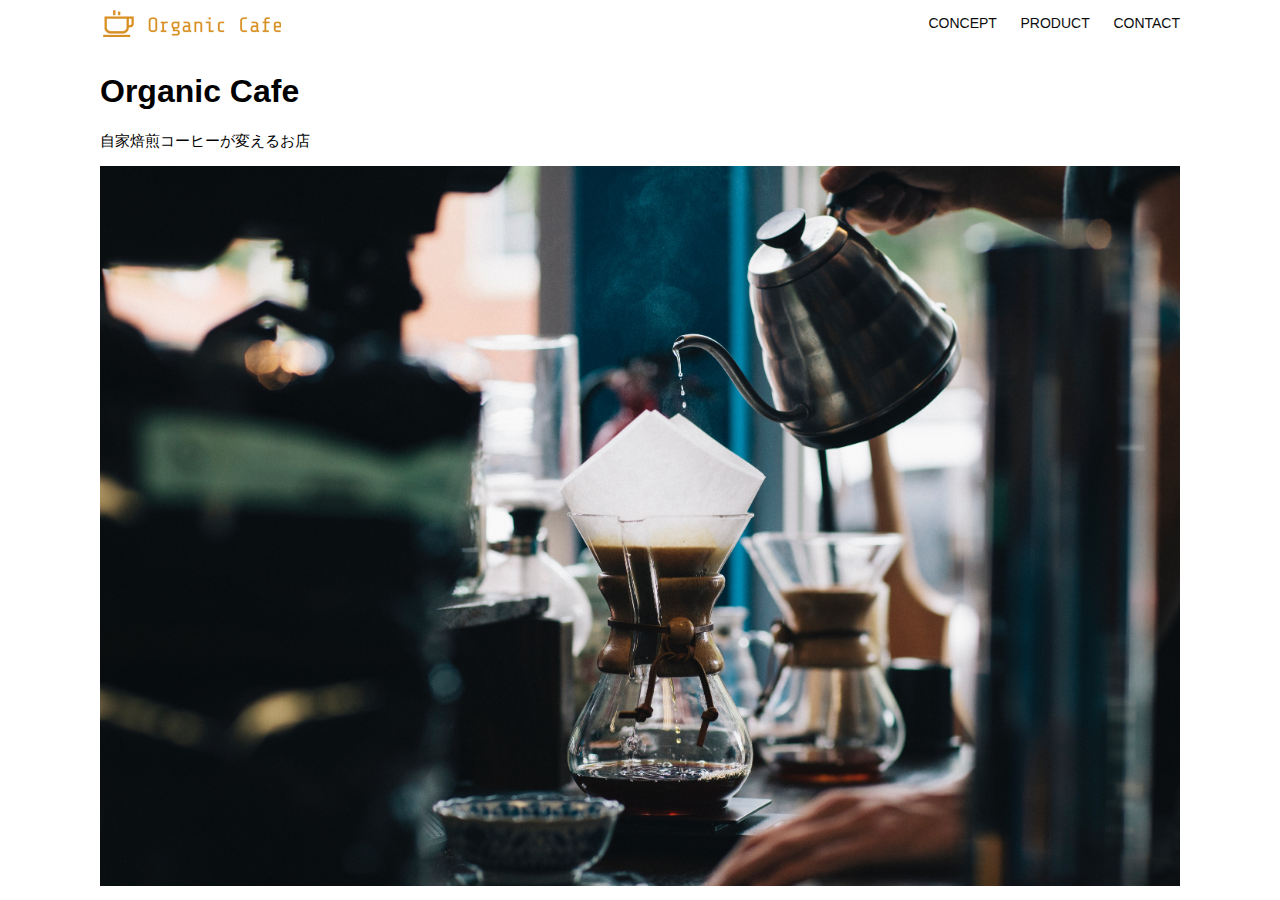
<file: html-css-kadai_013/index.html>
<!DOCTYPE html>
<html>
  <head>
    <title>Organic Cafe</title>
    <meta charset="utf-8">
    <meta name="description" content="自家焙煎のコーヒーがお家で楽しめるOrganic Cafe">
    <meta name="viewport" content="width=device-width, initial-scale=1.0" />
    <link rel="stylesheet" href="style.css">
  </head>
  <body>

    <!-- ヘッダー -->
    <header>
      <!-- ロゴ -->
      <a href="index.html" id="logo">
        <img src="images/logo.png" alt="トップページに戻る">
      </a>

      <!-- PC用ナビゲーション -->
      <nav id="nav-pc">
        <a href="index.html#concept">CONCEPT</a>
        <a href="index.html#product">PRODUCT</a>
        <a href="index.html#contact">CONTACT</a>
      </nav>

      <!-- スマホ用メニューボタン -->
      <img id="menu-sp" src="images/button-menu.png" alt="ナビゲーションを開く" onclick="document.getElementById('nav-sp').style.display = 'block'">

      <!-- スマホ用ナビゲーション -->
      <nav id="nav-sp">
        <ul>
          <li>
            <img id="close" src="images/button-close.png" alt="ナビゲーションを閉じる" onclick="document.getElementById('nav-sp').style.display = 'none'">
          </li>
          <li>
            <a id="logo-sp" href="index.html" onclick="document.getElementById('nav-sp').style.display = 'none'">
              <img src="images/logo-sp.png" alt="トップページへ戻る">
            </a>
          </li>
          <li>
            <a class="menu" href="index.html#concept" onclick="document.getElementById('nav-sp').style.display = 'none'">CONCEPT</a>
          </li>
          <li>
            <a class="menu" href="index.html#product" onclick="document.getElementById('nav-sp').style.display = 'none'">PRODUCT</a>
          </li>
          <li>
            <a class="menu" href="index.html#contact" onclick="document.getElementById('nav-sp').style.display = 'none'">CONTACT</a>
          </li>
        </ul>
        
      </nav>

    </header>

    <main>
      <article>
        <!-- メインビジュアル -->
        <section id="main-visual">
          <div id="main-message">
            <h1>Organic Cafe</h1>
            <p>自家焙煎コーヒーが変えるお店</p>
          </div>
          <img src="images/main-image.jpg" alt="コーヒーをハンドドリップで淹れる画像">
        </section>
      </article>
    </main>

  </body>
</html>
</file>
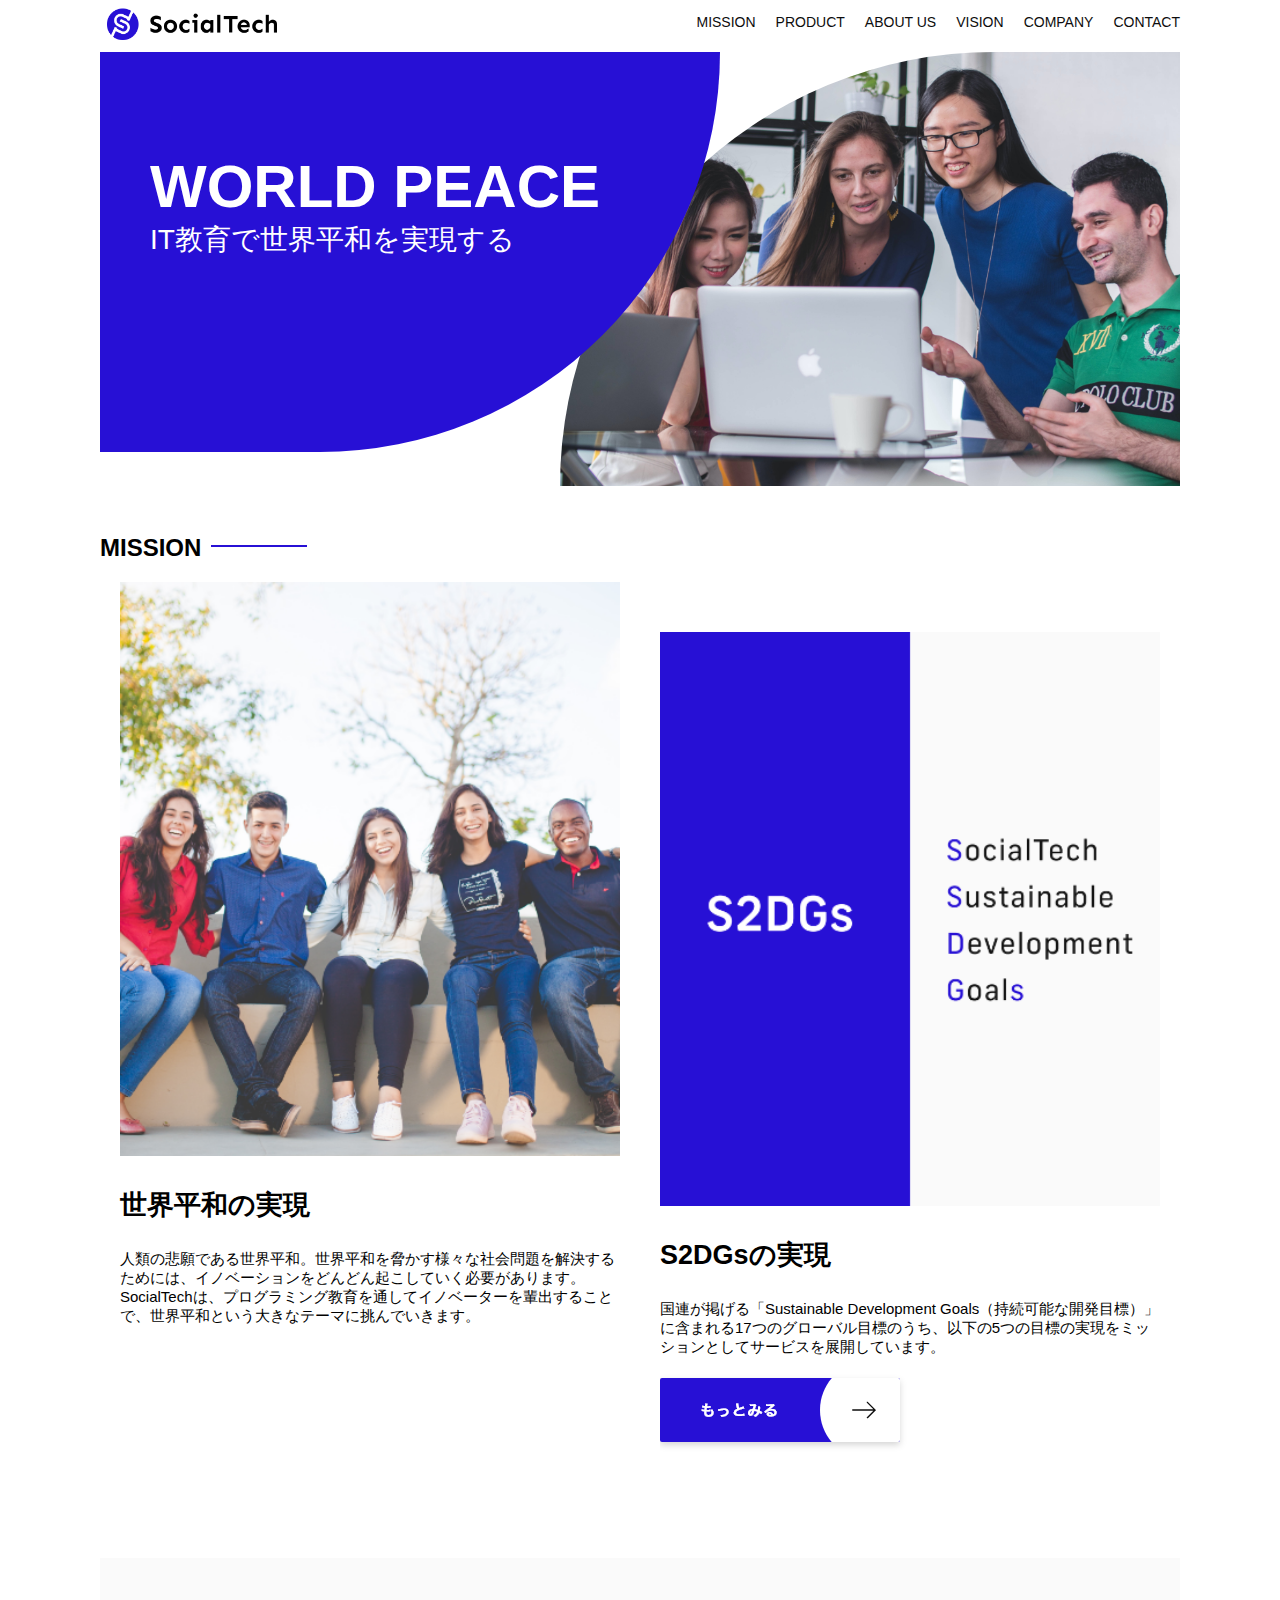
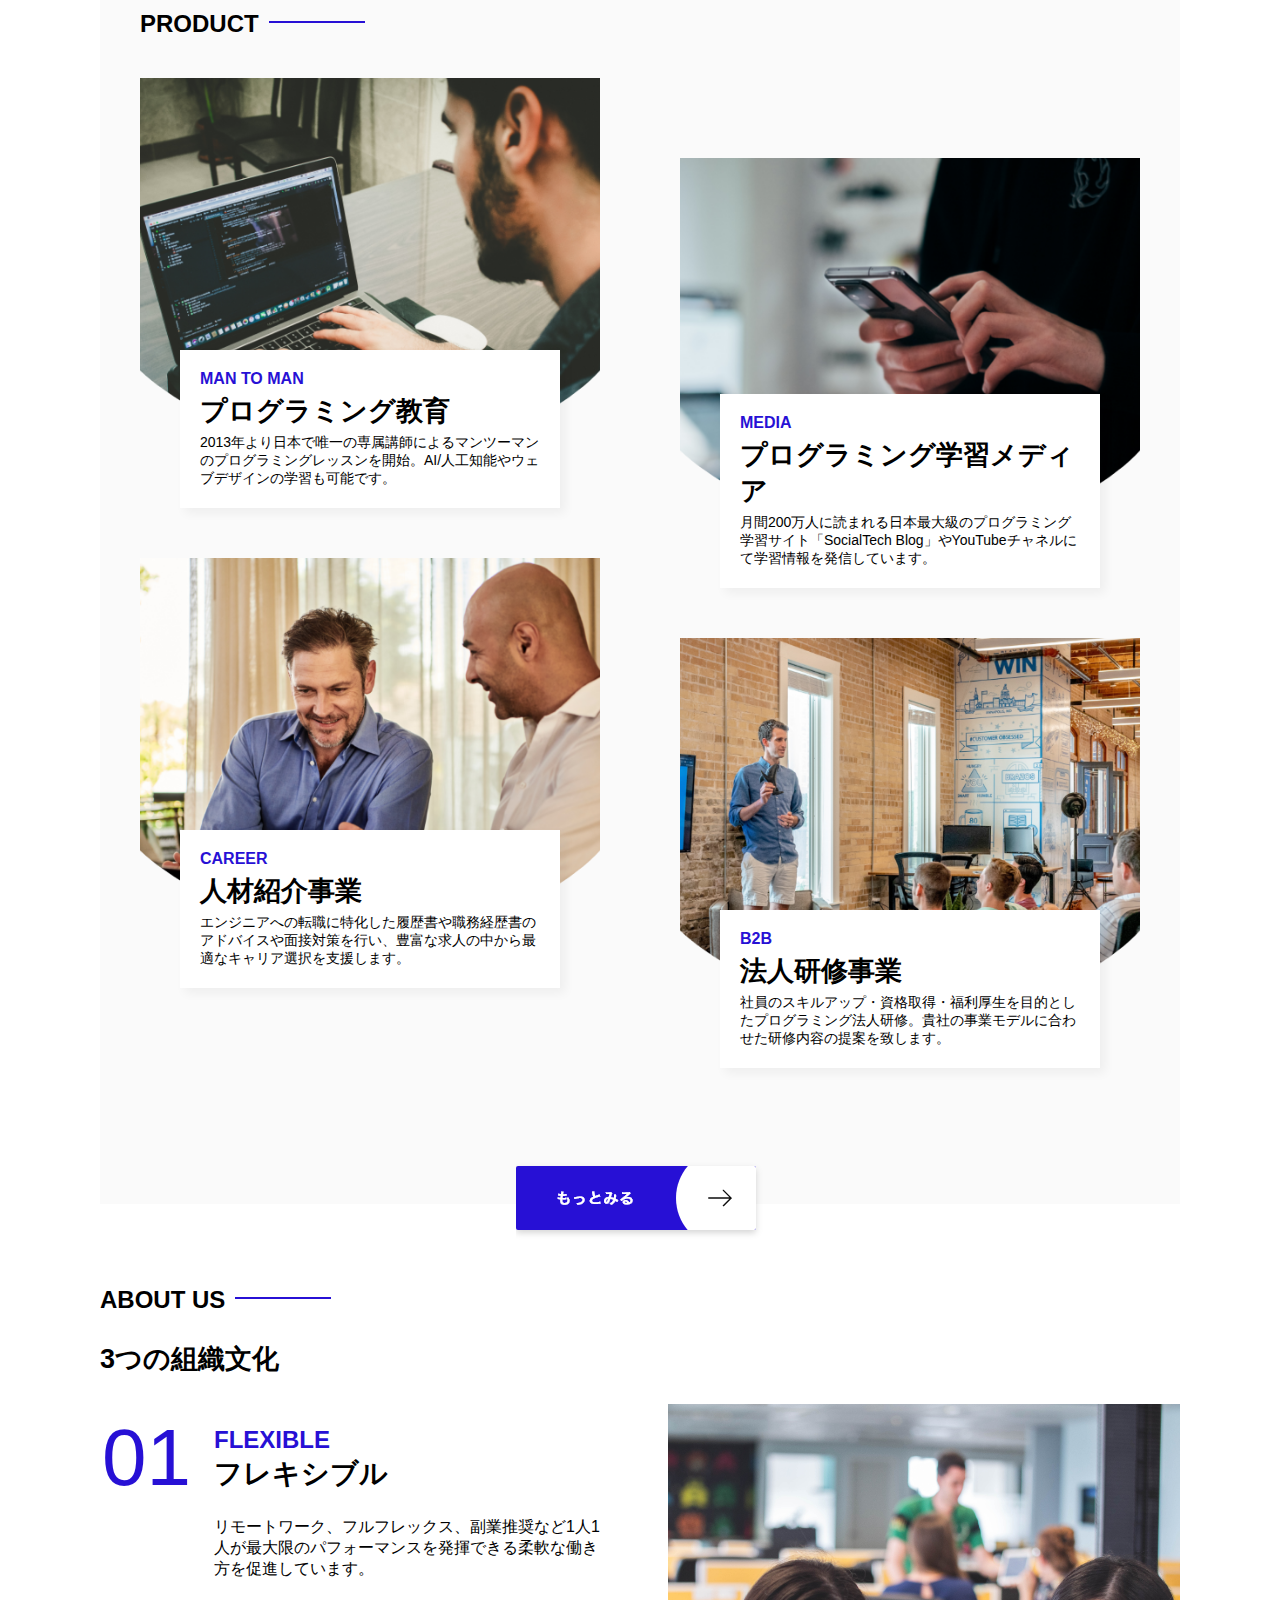
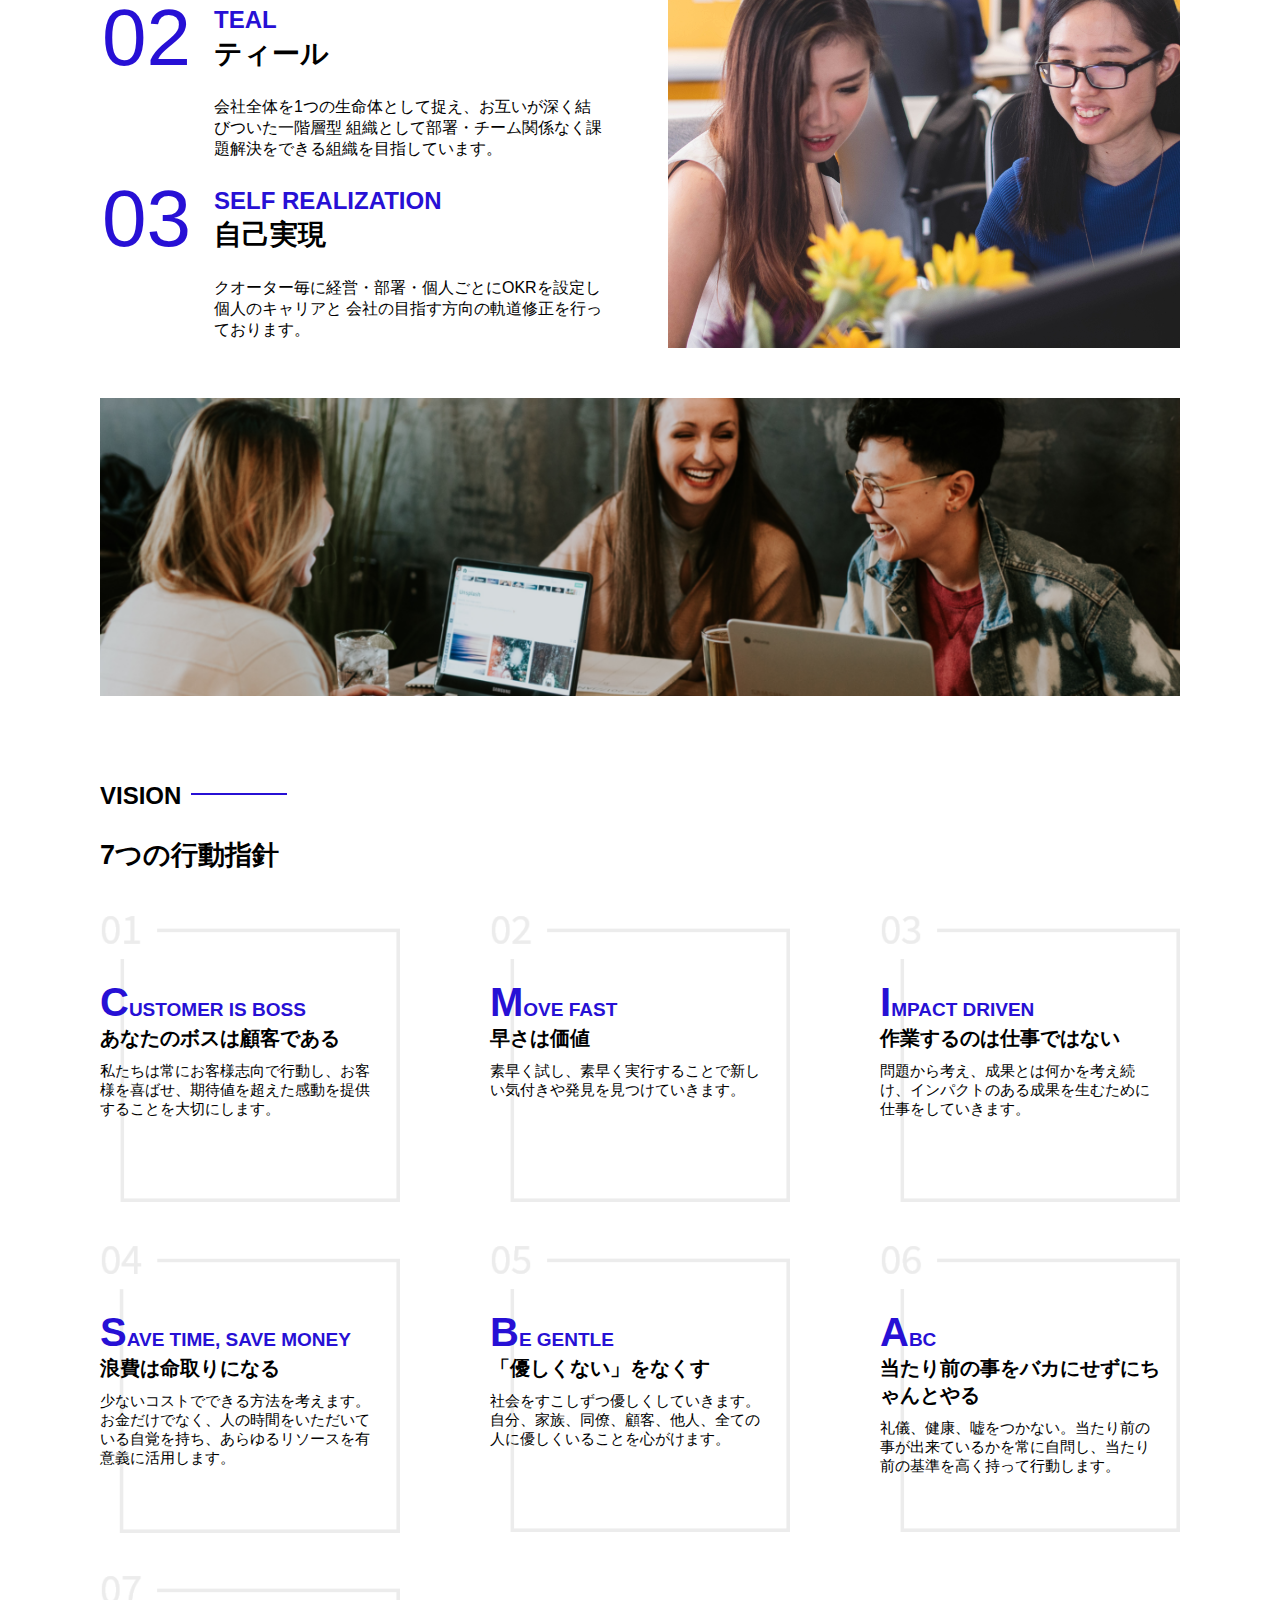
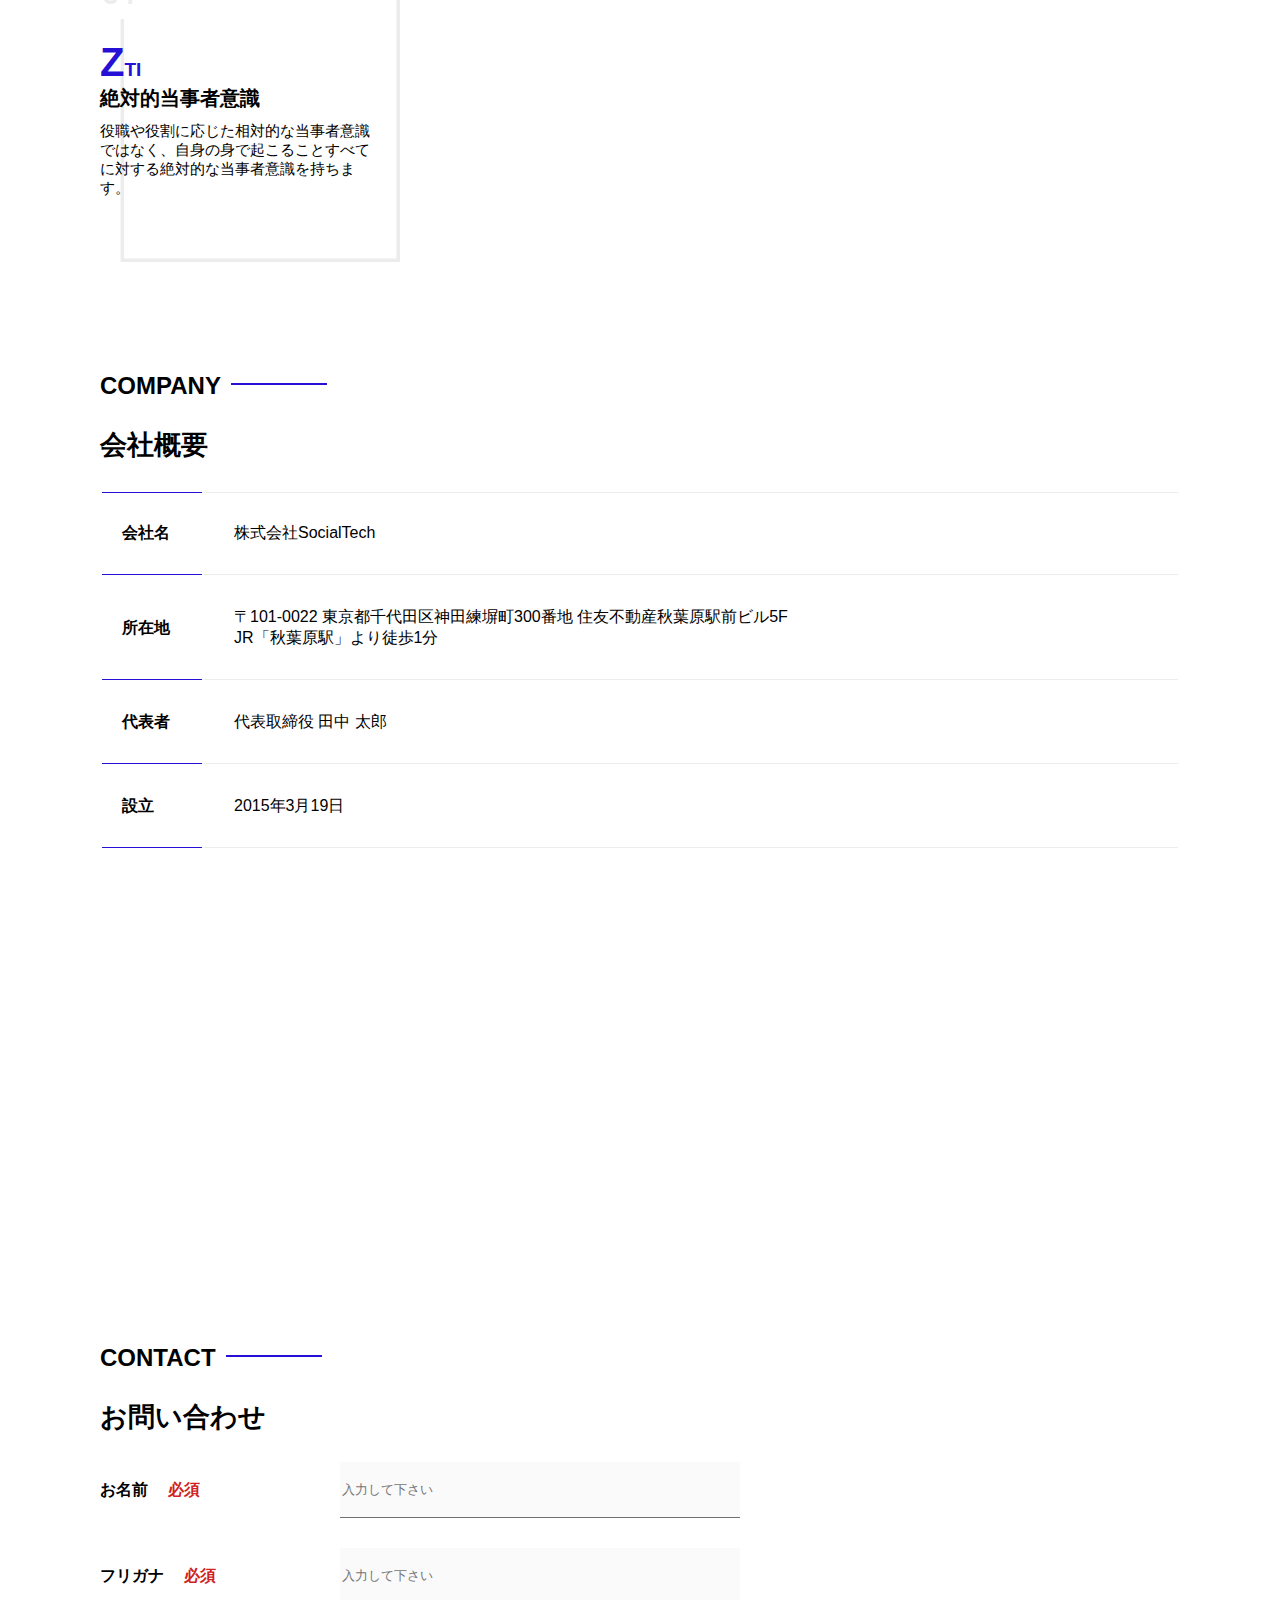
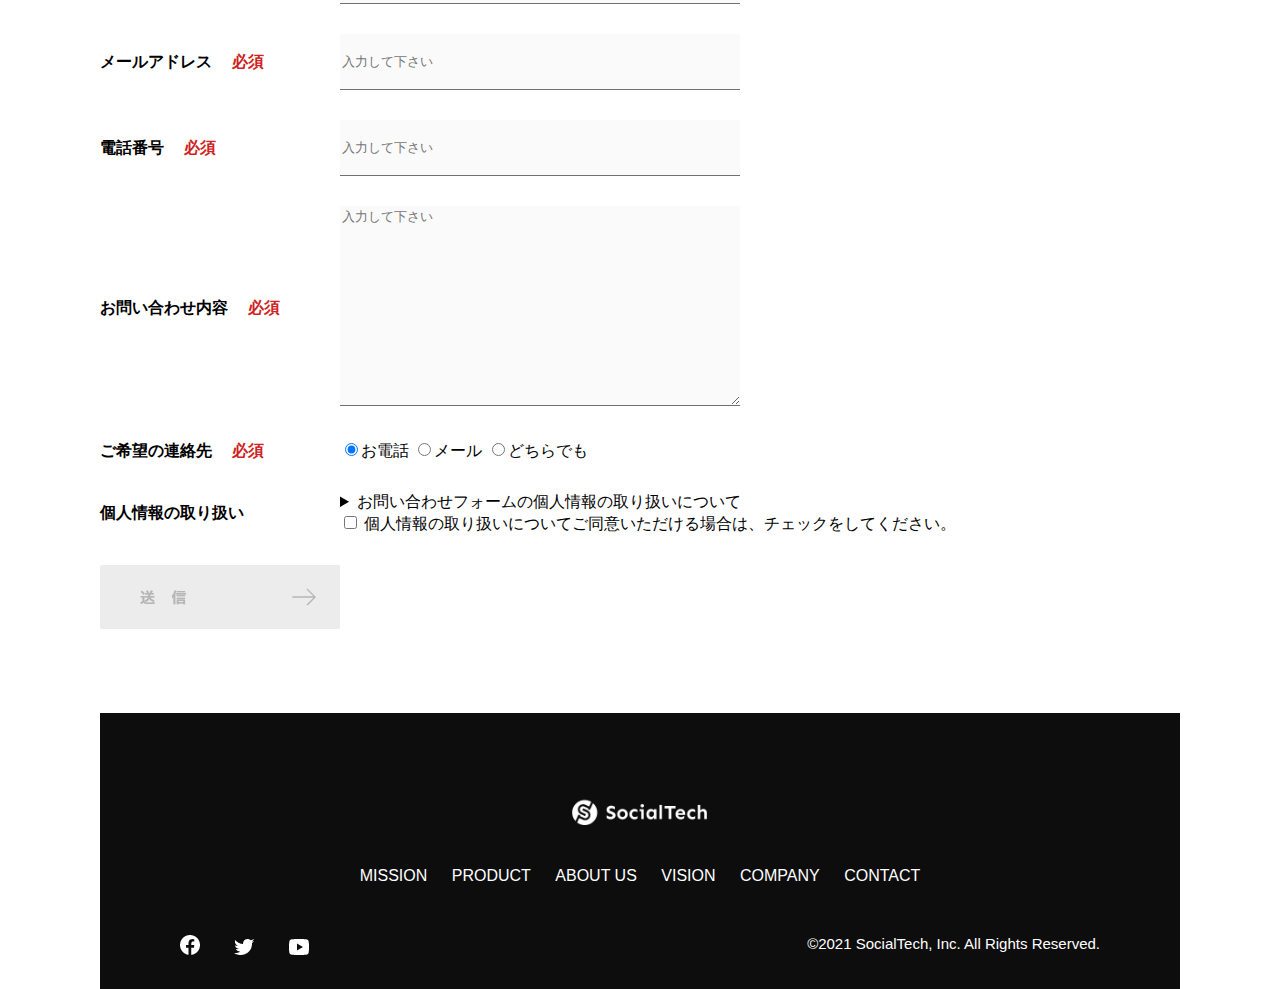
<file: kadai_tutorial_output/index.html>
<!DOCTYPE html>
<html>
  <head>
    <title>SocialTech</title>
    <meta charset="utf-8">
    <meta name="description" content="SocialTechはEdTech業界のリーディングカンパニーを目指します。">
    <meta name="viewport" content="width=device-width, initial-scale=1.0">
    <link rel="stylesheet" href="style.css">
  </head>
  
  <body>
    <!-- ヘッダー -->
    <header>
      <!-- ロゴ -->
      <a href="index.html" id="logo">
        <img src="images/logo.png" alt="トップページに戻る">
      </a>
      <!-- PC用ナビゲーション -->
      <nav id="nav-pc">
        <ul>
          <li><a href="mission.html">MISSION</a></li>
          <li><a href="product.html">PRODUCT</a></li>
          <li><a href="index.html#aboutus">ABOUT US</a></li>
          <li><a href="index.html#vision">VISION</a></li>
          <li><a href="index.html#company">COMPANY</a></li>
          <li><a href="index.html#contact">CONTACT</a></li>
        </ul>
      </nav>
      <!-- スマホ用メニューボタン -->
      <button id="menu-sp" onclick="document.getElementById('nav-sp').style.display = 'block'">
        <img src="images/button-menu.png" alt="ナビゲーション開く">
      </button>
      <!-- スマホ用ナビゲーション -->
      <div id="nav-sp">
        <button id="close" onclick="document.getElementById('nav-sp').style.display = 'none'">
          <img src="images/button-close.png" alt="ナビゲーションを閉じる">
        </button>
  
        <nav>
          <ul>
            <li>
              <a id="logo-sp" href="index.html" onclick="ocument.getElementById('nav-sp').style.display = 'none'"><img src="images/logo-sp.png" alt="トップページに戻る"</a>
            </li>
            <li><a class="menu" href="mission.html" onclick="document.getElementById('nav-sp').style.display = 'none'">MISSION</a></li>
            <li><a class="menu" href="product.html" onclick="document.getElementById('nav-sp').style.display = 'none'">PRODUCT</a></li>
            <li><a class="menu" href="index.html#aboutus" onclick="document.getElementById('nav-sp').style.display = 'none'">ABOUTUS</a></li>
            <li><a class="menu" href="index.html#vision" onclick="document.getElementById('nav-sp').style.display = 'none'">VISION</a></li>
            <li><a class="menu" href="index.html#company" onclick="document.getElementById('nav-sp').style.display = 'none'">COMPANY</a></li>
            <li><a class="menu" href="index.html#contact" onclick="document.getElementById('nav-sp').style.display = 'none'">CONTACT</a></li>
          </ul>
        </nav>
        <div id="sns">
          <a href="https://www.facebook.com/sejuku2013">
            <img src="images/button-facebook.png" alt="Facebookのリンク">
          </a>
          <a href="https://twitter.com/samuraijuku">
            <img src="images/button-twitter.png" alt="Twitterのリンク">
          </a>
          <a href="https://www.youtube.com/channel/UCCFOQO5aDK0xXam4cUQXT8g">
            <img src="images/button-youtube.png" alt="YouTubeのリンク">
          </a>
        </div>
      </div>
    </header>
    <main>
      <article>
        <!-- メインヴィジュアル -->
        <section id="main-visual">
          <div id="main-message">
            <h1>WORLD PEACE</h1>
            <p>IT教育で世界平和を実現する</p>
          </div>
          <img src="images/index/index-main.png" alt="PCの周りに集まる多国籍の仲間たち">
        </section>
        <!-- ミッション -->
        <section id="mission">
          <h2 class="index-h2">MISSION</h2>
          <div id="mission-flex">
            <div>
              <img id="mission-photo" src="images/index/index-mission.png" alt="屋外のベンチで写真を撮影する多国籍の仲間たち">
              <h3>世界平和の実現</h3>
              <p>
                人類の悲願である世界平和。世界平和を脅かす様々な社会問題を解決するためには、イノベーションをどんどん起こしていく必要があります。SocialTechは、プログラミング教育を通してイノベーターを輩出することで、世界平和という大きなテーマに挑んでいきます。
              </p>
            </div>
            <div>
              <img id="s2dgs" src="images/index/s2dgs.png" alt="S2DGs">
              <h3>S2DGsの実現</h3>
              <p>国連が掲げる「Sustainable Development Goals（持続可能な開発目標）」に含まれる17つのグローバル目標のうち、以下の5つの目標の実現をミッションとしてサービスを展開しています。</p>
              <a href="mission.html">
                <img src="images/button-more.png" alt="もっとみる">
              </a>
            </div>
          </div>
        </section>
  
        <!-- プロダクト -->
        <section id="product">
          <h2 class="index-h2">PRODUCT</h2>
          <div class="product-flex">
            <div id="product-left">
              <div>
                <img class="product-photo" src="images/index/index-mantoman.png" alt="PCでコードを書く男性">
                <div class="product-explain">
                  <span>MAN TO MAN</span>
                  <h3>プログラミング教育</h3>
                  <p>2013年より日本で唯一の専属講師によるマンツーマンのプログラミングレッスンを開始。AI/人工知能やウェブデザインの学習も可能です。</p>
                </div>
              </div>
              <div>
                <img class="product-photo" src="images/index/index-career.png" alt="笑顔で話し合う2人の男性">
                <div class="product-explain">
                  <span>CAREER</span>
                  <h3>人材紹介事業</h3>
                  <p>エンジニアへの転職に特化した履歴書や職務経歴書のアドバイスや面接対策を行い、豊富な求人の中から最適なキャリア選択を支援します。</p>
                </div>
              </div>
            </div>
            <div id="product-right">
              <div>
                <img class="product-photo" src="images/index/index-media.png" alt="スマートフォンを操作する人">
                <div class="product-explain">
                  <span>MEDIA</span>
                  <h3>プログラミング学習メディア</h3>
                  <p>月間200万人に読まれる日本最大級のプログラミング学習サイト「SocialTech Blog」やYouTubeチャネルにて学習情報を発信しています。</p>
                </div>
              </div>
              <div>
                <img class="product-photo" src="images/index/index-b2b.png" alt="講演中の男性とそれを聴く人々">
                <div class="product-explain">
                  <span>B2B</span>
                  <h3>法人研修事業</h3>
                  <p>社員のスキルアップ・資格取得・福利厚生を目的としたプログラミング法人研修。貴社の事業モデルに合わせた研修内容の提案を致します。</p>
                </div>
              </div>
            </div>
          </div>
          <div id="product-more">
            <a href="product.html">
              <img src="images/button-more.png" alt="もっとみる">
            </a>
          </div>
        </section>
  
        <!-- ABOUT US -->
        <section id="aboutus">
          <h2 class="index-h2">ABOUT US</h2>
          <h3>3つの組織文化</h3>
          <div>
            <table class="culture-table">
              <tr>
                <td class="culture-num">01</td>
                <th><span class="culture-en">FLEXIBLE</span><br>フレキシブル</th>
              </tr>
              <tr>
                <td>
                  <!-- 空のセル -->
                </td>
                <td class="culture-description">リモートワーク、フルフレックス、副業推奨など1人1人が最大限のパフォーマンスを発揮できる柔軟な働き方を促進しています。</td>
              </tr>
              <tr>
                <td class="culture-num">02</td>
                <th><span class="culture-en">TEAL</span><br>ティール</th>
              </tr>
              <tr>
                <td>
                  <!-- 空のセル -->
                </td>
                <td class="culture-description">会社全体を1つの生命体として捉え、お互いが深く結びついた一階層型 組織として部署・チーム関係なく課題解決をできる組織を目指しています。</td>
              </tr>
              <tr>
                <td class="culture-num">03</td>
                <th><span class="culture-en">SELF REALIZATION</span><br>自己実現</th>
              </tr>
              <tr>
                <td>
                  <!-- 空のセル -->
                </td>
                <td class="culture-description">クオーター毎に経営・部署・個人ごとにOKRを設定し個人のキャリアと 会社の目指す方向の軌道修正を行っております。</td>
              </tr>
            </table>
            <img class="culture-img" src="images/index/index-aboutus1.png" alt="笑顔で話し合う2人の女性">
          </div>
          <img class="culture-img2" src="images/index/index-aboutus2.png" alt="笑顔で話し合う3人の男女">
        </section>
  
        <!-- VISION -->
        <section id="vision">
          <h2 class="index-h2">VISION</h2>
          <h3>7つの行動指針</h3>
          <div>
            <div class="vision-box">
              <img src="images/index/vision-01.png" alt="01">
              <div>
               <h4>CUSTOMER IS BOSS</h4>
               <h5>あなたのボスは顧客である</h5>
               <p>私たちは常にお客様志向で行動し、お客様を喜ばせ、期待値を超えた感動を提供することを大切にします。</p>
              </div>
            </div>
            <div class="vision-box">
              <img src="images/index/vision-02.png" alt="02">
              <div>
                <h4>MOVE FAST</h4>
                <h5>早さは価値</h5>
                <p>素早く試し、素早く実行することで新しい気付きや発見を見つけていきます。</p>
              </div>
            </div>
            <div class="vision-box">
             <img src="images/index/vision-03.png" alt="03">
             <div>
               <h4>IMPACT DRIVEN</h4>
               <h5>作業するのは仕事ではない</h5>
               <p>問題から考え、成果とは何かを考え続け、インパクトのある成果を生むために仕事をしていきます。</p>
             </div>
           </div>
           <div class="vision-box">
             <img src="images/index/vision-04.png" alt="04">
             <div>
               <h4>SAVE TIME, SAVE MONEY</h4>
               <h5>浪費は命取りになる</h5>
               <p>少ないコストでできる方法を考えます。お金だけでなく、人の時間をいただいている自覚を持ち、あらゆるリソースを有意義に活用します。</p>
             </div>
           </div>
           <div class="vision-box">
             <img src="images/index/vision-05.png" alt="05">
             <div>
               <h4>BE GENTLE</h4>
               <h5>「優しくない」をなくす</h5>
               <p>社会をすこしずつ優しくしていきます。自分、家族、同僚、顧客、他人、全ての人に優しくいることを心がけます。</p>
             </div>
           </div>
           <div class="vision-box">
             <img src="images/index/vision-06.png" alt="06">
             <div>
               <h4>ABC</h4>
               <h5>当たり前の事をバカにせずにちゃんとやる</h5>
               <p>礼儀、健康、嘘をつかない。当たり前の事が出来ているかを常に自問し、当たり前の基準を高く持って行動します。</p>
             </div>
           </div>
           <div class="vision-box">
             <img src="images/index/vision-07.png" alt="07">
             <div>
               <h4>ZTI</h4>
               <h5>絶対的当事者意識</h5>
               <p>役職や役割に応じた相対的な当事者意識ではなく、自身の身で起こることすべてに対する絶対的な当事者意識を持ちます。</p>
             </div>
           </div>
          </div>
        </section>
        
        <!-- COMPANY -->
        <section id="company">
          <h2 class="index-h2">COMPANY</h2>
          <h3>会社概要</h3>
          <table id="company-table">
            <tr>
              <th class="tableheader tableheader-first">会社名</th>
              <td class="cell cell-first">株式会社SocialTech</td>
            </tr>
            <tr>
              <th class="tableheader">所在地</th>
              <td class="cell">〒101-0022 東京都千代田区神田練塀町300番地 住友不動産秋葉原駅前ビル5F<br>JR「秋葉原駅」より徒歩1分</td>
            </tr>
            <tr>
              <th class="tableheader">代表者</th>
              <td class="cell">代表取締役 田中 太郎</td>
            </tr>
            <tr>
              <th class="tableheader">設立</th>
              <td class="cell">2015年3月19日</td>
            </tr>
          </table>
          <iframe 
          src="https://www.google.com/maps/embed?pb=!1m18!1m12!1m3!1d3240.0688551336807!2d139.7720776771055!3d35.69992317258124!2m3!1f0!2f0!3f0!3m2!1i1024!2i768!4f13.1!3m3!1m2!1s0x60188fee13660e23%3A0x77137876edf742ac!2z5L2P5Y-L5LiN5YuV55Sj56eL6JGJ5Y6f6aeF5YmN44OT44Or!5e0!3m2!1sja!2sjp!4v1704858013291!5m2!1sja!2sjp" 
          style="border: 0" allowfullscreen="" loading="lazy">
          </iframe>
       </section>
  
       <!-- CONTACT -->
       <section id="contact">
        <h2 class="index-h2">CONTACT</h2>
        <h3>お問い合わせ</h3>
        <form>
          <div>
            <div class="contact-heading">
              <label class="contact-label">お名前<span class="contact-span">必須</span></label>
            </div>
            <div>
              <input type="text" name="name" placeholder="入力して下さい" class="contact-textbox">
            </div>
          </div>
          <div>
            <div class="contact-heading">
              <label class="contact-label">フリガナ<span class="contact-span">必須</span></label>
            </div>
            <div>
              <input type="text" name="hurigana" placeholder="入力して下さい" class="contact-textbox">
            </div>
          </div>
          <div>
            <div class="contact-heading">
              <label class="contact-label">メールアドレス<span class="contact-span">必須</span></label>
            </div>
            <div>
              <input type="text" name="email" placeholder="入力して下さい" class="contact-textbox">
            </div>
          </div>
          <div>
            <div class="contact-heading">
              <label class="contact-label">電話番号<span class="contact-span">必須</span></label>
            </div>
            <div>
              <input type="text" name="tel" placeholder="入力して下さい" class="contact-textbox">
            </div>
          </div>
          <div>
            <div class="contact-heading">
              <label class="contact-label">お問い合わせ内容<span class="contact-span">必須</span></label>
            </div>
            <div>
              <textarea class="contact-textarea" placeholder="入力して下さい" name="message"></textarea>
            </div>
          </div>
          <div>
            <div class="contact-heading">
              <label class="contact-label">ご希望の連絡先<span class="contact-span">必須</span></label>
            </div>
            <div>
              <input class="radiobuttob" type="radio" value="tel" name="contact" checked><label>お電話</label>
              <input class="radiobuttob" type="radio" value="tel" name="contact"><label>メール</label>
              <input class="radiobuttob" type="radio" value="tel" name="contact"><label>どちらでも</label>
            </div>
          </div>
          <div>
            <div class="contact-heading">
              <label class="contact-label">個人情報の取り扱い</label>
            </div>
            <div>
              <details>
                <summary>お問い合わせフォームの個人情報の取り扱いについて</summary>
                <div>
                  <dl>
                    <dt>１．組織の名称又は氏名</dt>
                    <dd>株式会社SocialTech</dd>
                    <dt>２．個人情報保護管理者（若しくはその代理人）の氏名又は職名、所属及び連絡先</dt>
                    <dd>
                      <p>鈴木 一郎 コーポレート部</p>
                      <p>メールアドレス：samurai@example.com</p>
                      <p>TEL：03-1234-5678</p>
                    </dd>
                    <dt>３．個人情報の利用目的</dt>
                    <dd>
                      <ul>
                        <li>本サービス及び本サービスに関連する情報の提供又はそれらに関する連絡のため</li>
                        <li>ユーザーの本人確認のため</li>
                        <li>当社サービスのご案内のため</li>
                        <li>当社の商品等の広告または宣伝（電子メールによるものを含むものとします。）</li>
                      </ul>
                    </dd>
                    <dt>４．個人情報の取り扱い業務の委託</dt>
                    <dd>個人情報の取扱業務の全部または一部を外部に業務委託する場合があります。その際、弊社は、個人情報を適切に保護できる管理体制を敷き実行していることを条件として委託先を厳選したうえで、機密保持契約を委託先と締結し、お客様の個人情報を厳密に管理させます。</dd>
                    <dt>５．個人情報の開示等の請求</dt>
                    <dd>
                      お客様は、弊社に対してご自身の個人情報の開示等（利用目的の通知、開示、内容の訂正・追加・削除、利用の停止または消去、第三者への提供の停止）に関して、当社問合わせ窓口に申し出ることができます。<br>
                      その際、弊社はお客様ご本人を確認させていただいたうえで、合理的な期間内に対応いたします。<br>
                      なお、個人情報に関する弊社問合わせ先は、次の通りです。
                    </dd>
                    <dd>
                      <p>株式会社SocialTech　個人情報問合せ窓口</p>
                      <p>〒150-0043　東京都千代田区神田練塀町300番地 住友不動産秋葉原駅前ビル5F</p>
                      <p>メールアドレス：samurai@example.com　TEL：03-1234-5678</p>
                    </dd>
  
                    <dt>６．個人情報を提供されることの任意性について</dt>
                    <dd>お客様がご自身の個人情報を弊社に提供されるか否かは、お客様のご判断によりますが、もしご提供されない場合には、適切なサービスが提供できない場合がありますので予めご了承ください。</dd>
                  </dl>
                </div>
              </details>
              <input type="checkbox" name="agree">
              <span>個人情報の取り扱いについてご同意いただける場合は、チェックをしてください。</span>
            </div>
          </div>
          <input type="image" src="images/button-submit.png" alt="送信する">
        </form>
       </section>
      </article>
    </main>
  
    <footer>
      <div id="footer-logo">
        <img src="images/logo-sp.png" alt="SocialTech">
      </div>
      <div id="footer-link">
        <a href="mission.html">MISSION</a>
        <a href="product.html">PRODUCT</a>
        <a href="index.html#aboutus">ABOUT US</a>
        <a href="index.html#vision">VISION</a>
        <a href="index.html#company">COMPANY</a>
        <a href="index.html#contact">CONTACT</a>
      </div>
      <div id="sns-footer">
        <div class="sns-btns">
          <a href="https://www.facebook.com/sejuku2013"><img src="images/button-facebook.png" alt="Facebookのリンク"></a>
          <a href="https://twitter.com/samuraijuku"><img src="images/button-twitter.png" alt="Twitterのリンク"></a>
          <a href="https://www.youtube.com/channel/UCCFOQO5aDK0xXam4cUQXT8g"><img src="images/button-youtube.png" alt="YouTubeのリンク"></a>
        </div>
        <p id="copyright">&copy;2021 SocialTech, Inc. All Rights Reserved.</p>
      </div>
    </footer>
  </body>
  
  </html>
</file>
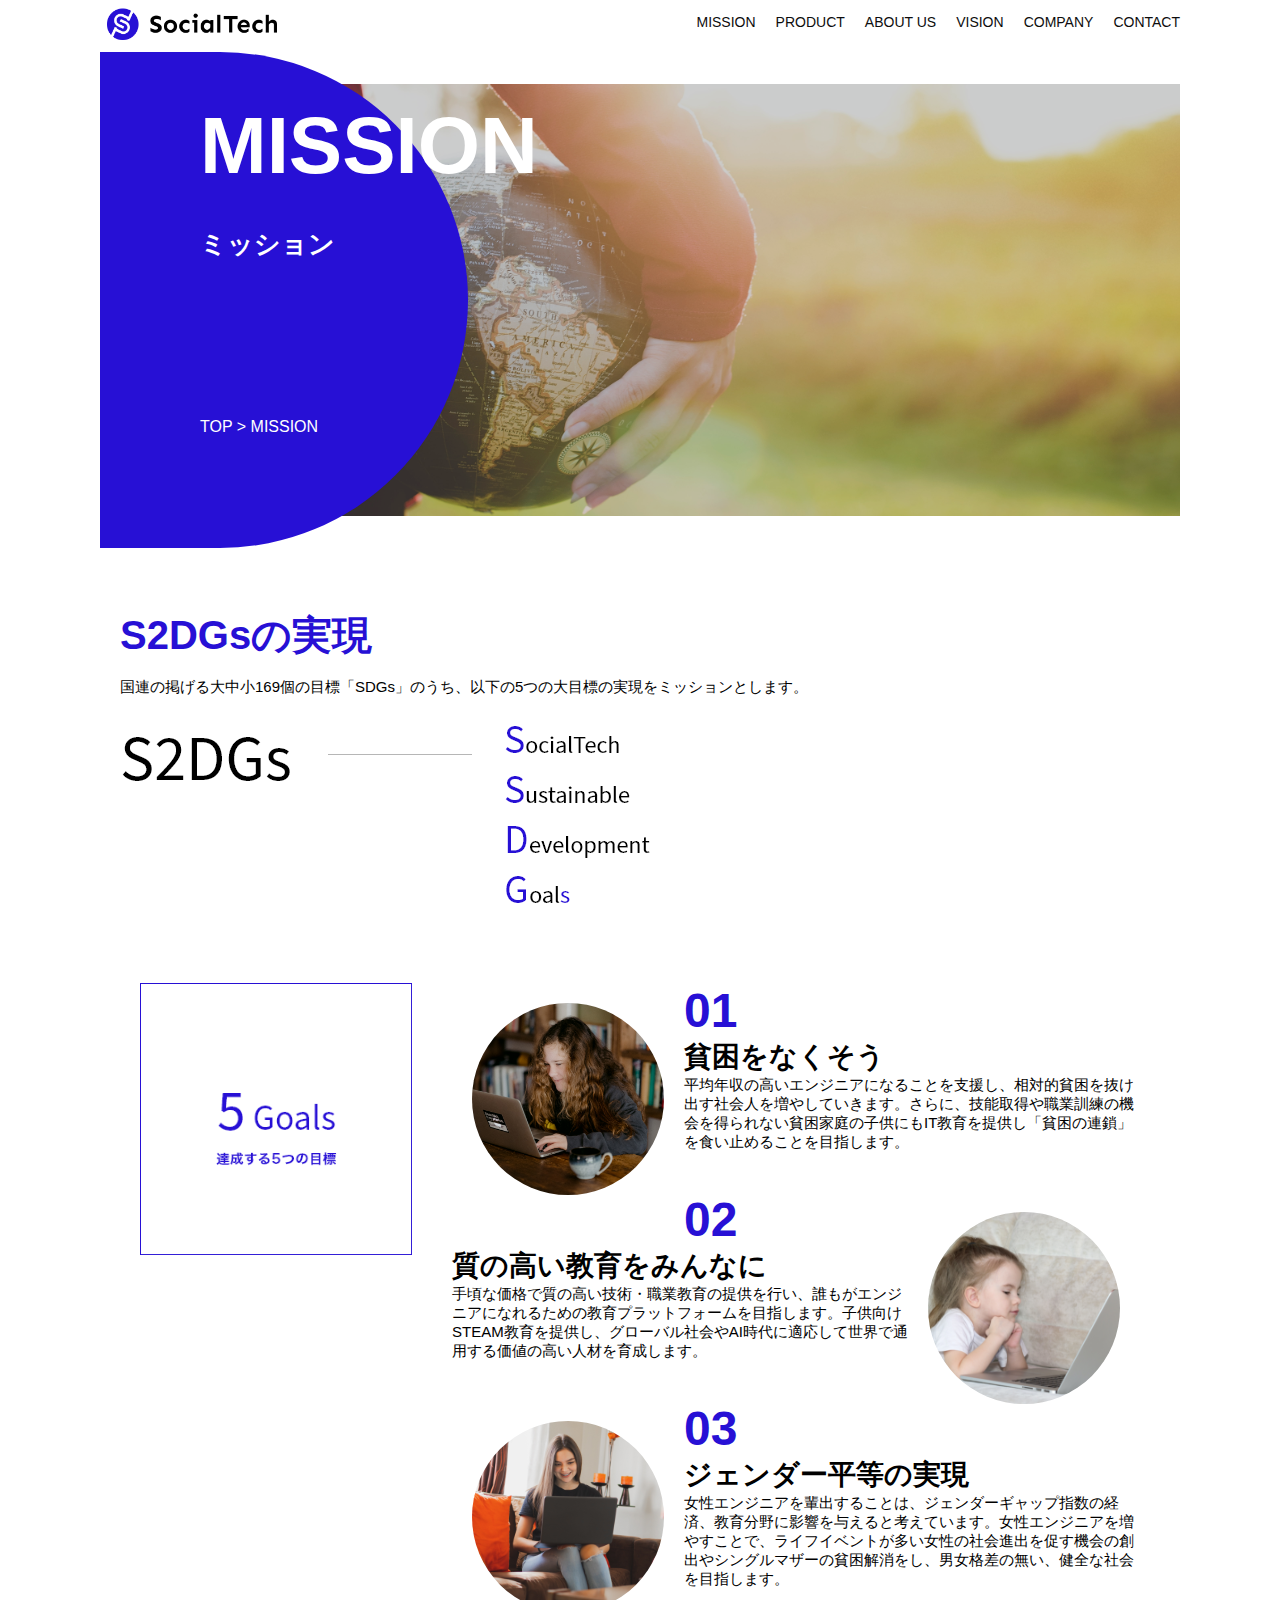
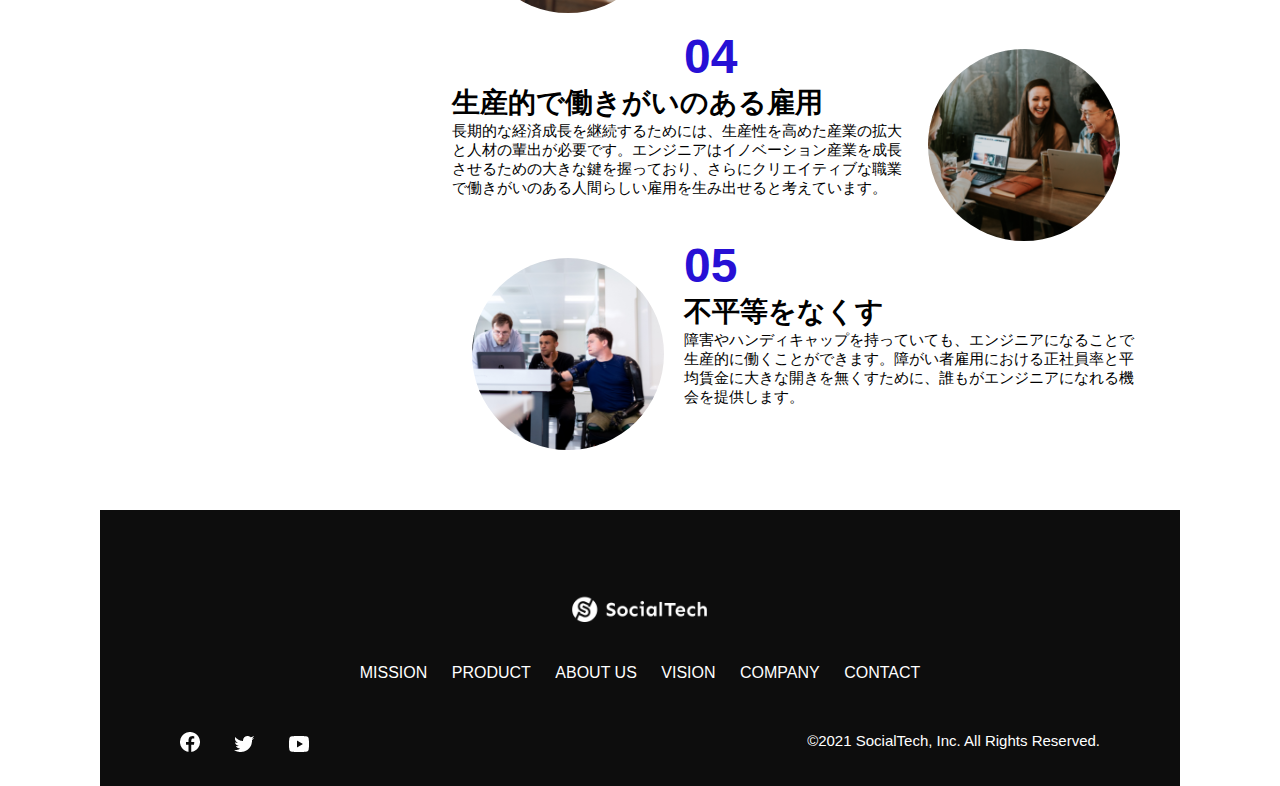
<file: kadai_tutorial_output/mission.html>
<!DOCTYPE html>
<html>
  <head>
    <title>SocialTech - MISSION ミッション -</title>
    <meta charset="utf-8">
    <meta name="description" content="SocialTechが目指す5つの目標（S2DGs）を紹介します">
    <meta name="viewport" content="width=device-width, initial-scale=1.0">
    <link rel="stylesheet" href="style.css">
  </head>
  
  <body>
    <!-- ヘッダー -->
    <header>
      <!-- ロゴ -->
      <a href="index.html" id="logo">
        <img src="images/logo.png" alt="トップページに戻る">
      </a>
      <!-- PC用ナビゲーション -->
      <nav id="nav-pc">
        <ul>
          <li><a href="mission.html">MISSION</a></li>
          <li><a href="product.html">PRODUCT</a></li>
          <li><a href="index.html#aboutus">ABOUT US</a></li>
          <li><a href="index.html#vision">VISION</a></li>
          <li><a href="index.html#company">COMPANY</a></li>
          <li><a href="index.html#contact">CONTACT</a></li>
        </ul>
      </nav>
      <!-- スマホ用メニューボタン -->
      <button id="menu-sp" onclick="document.getElementById('nav-sp').style.display = 'block'">
        <img src="images/button-menu.png" alt="ナビゲーション開く">
      </button>
      <!-- スマホ用ナビゲーション -->
      <div id="nav-sp">
        <button id="close" onclick="document.getElementById('nav-sp').style.display = 'none'">
          <img src="images/button-close.png" alt="ナビゲーションを閉じる">
        </button>
  
        <nav>
          <ul>
            <li>
              <a id="logo-sp" href="index.html" onclick="ocument.getElementById('nav-sp').style.display = 'none'"><img src="images/logo-sp.png" alt="トップページに戻る"</a>
            </li>
            <li><a class="menu" href="mission.html" onclick="document.getElementById('nav-sp').style.display = 'none'">MISSION</a></li>
            <li><a class="menu" href="product.html" onclick="document.getElementById('nav-sp').style.display = 'none'">PRODUCT</a></li>
            <li><a class="menu" href="index.html#aboutus" onclick="document.getElementById('nav-sp').style.display = 'none'">ABOUTUS</a></li>
            <li><a class="menu" href="index.html#vision" onclick="document.getElementById('nav-sp').style.display = 'none'">VISION</a></li>
            <li><a class="menu" href="index.html#company" onclick="document.getElementById('nav-sp').style.display = 'none'">COMPANY</a></li>
            <li><a class="menu" href="index.html#contact" onclick="document.getElementById('nav-sp').style.display = 'none'">CONTACT</a></li>
          </ul>
        </nav>
        <div id="sns">
          <a href="https://www.facebook.com/sejuku2013">
            <img src="images/button-facebook.png" alt="Facebookのリンク">
          </a>
          <a href="https://twitter.com/samuraijuku">
            <img src="images/button-twitter.png" alt="Twitterのリンク">
          </a>
          <a href="https://www.youtube.com/channel/UCCFOQO5aDK0xXam4cUQXT8g">
            <img src="images/button-youtube.png" alt="YouTubeのリンク">
          </a>
        </div>
      </div>
    </header>
    <main>
      <article>
        <section id="mission-main">
          <div class="mission-main-inner">
            <div id="mission-title">
              <h1>MISSION<br><span>ミッション</span></h1>
              <p>TOP > MISSION</p>
            </div>
          </div>
        </section>

        <section id="mission-s2dgs">
          <h2 class="mission-h2">S2DGsの実現</h2>
          <p>国連の掲げる大中小169個の目標「SDGs」のうち、以下の5つの大目標の実現をミッションとします。</p>
          <img src="images/mission/mission-s2dgs.png" alt="S2DGs">
        </section>

        <section id="mission-five-goals">
          <div class="five-goals-image">
            <img src="images/mission/mission-5goals.png" alt="5Goals">
          </div>
          <div class="five-goals-read">
            <div>
              <img class="fivegoals-image-left" src="images/mission/mission-5goals01.png" alt="PCを操作する女の子"> 
              <span class="fivegoals-number">01</span>
              <h3 class="fivegoals-h3">貧困をなくそう</h3>
              <p class="fivegoals-p">平均年収の高いエンジニアになることを支援し、相対的貧困を抜け出す社会人を増やしていきます。さらに、技能取得や職業訓練の機会を得られない貧困家庭の子供にもIT教育を提供し「貧困の連鎖」を食い止めることを目指します。</p>
            </div>
            <div>
              <img class="fivegoals-image-right" src="images/mission/mission-5goals02.png" alt="PCを見つめる小さい女の子"> 
              <span class="fivegoals-number">02</span>
              <h3 class="fivegoals-h3">質の高い教育をみんなに</h3>
              <p class="fivegoals-p">手頃な価格で質の高い技術・職業教育の提供を行い、誰もがエンジニアになれるための教育プラットフォームを目指します。子供向けSTEAM教育を提供し、グローバル社会やAI時代に適応して世界で通用する価値の高い人材を育成します。</p>
            </div>
            <div>
              <img class="fivegoals-image-left" src="images/mission/mission-5goals03.png" alt="PCを操作する女性"> 
              <span class="fivegoals-number">03</span>
              <h3 class="fivegoals-h3">ジェンダー平等の実現</h3>
              <p class="fivegoals-p">女性エンジニアを輩出することは、ジェンダーギャップ指数の経済、教育分野に影響を与えると考えています。女性エンジニアを増やすことで、ライフイベントが多い女性の社会進出を促す機会の創出やシングルマザーの貧困解消をし、男女格差の無い、健全な社会を目指します。</p>
            </div>
            <div>
              <img class="fivegoals-image-right" src="images/mission/mission-5goals04.png" alt="笑顔で話し合う3人の男女"> 
              <span class="fivegoals-number">04</span>
              <h3 class="fivegoals-h3">生産的で働きがいのある雇用</h3>
              <p class="fivegoals-p">長期的な経済成長を継続するためには、生産性を高めた産業の拡大と人材の輩出が必要です。エンジニアはイノベーション産業を成長させるための大きな鍵を握っており、さらにクリエイティブな職業で働きがいのある人間らしい雇用を生み出せると考えています。</p>
            </div>
            <div>
              <img class="fivegoals-image-left" src="images/mission/mission-5goals05.png" alt="障害を持つ男性が生き生きと働く様子"> 
              <span class="fivegoals-number">05</span>
              <h3 class="fivegoals-h3">不平等をなくす</h3>
              <p class="fivegoals-p">障害やハンディキャップを持っていても、エンジニアになることで生産的に働くことができます。障がい者雇用における正社員率と平均賃金に大きな開きを無くすために、誰もがエンジニアになれる機会を提供します。</p>
            </div>
          </div>
        </section>

      </article>
    </main>

    <footer>
      <div id="footer-logo">
        <img src="images/logo-sp.png" alt="SocialTech">
      </div>
      <div id="footer-link">
        <a href="mission.html">MISSION</a>
        <a href="product.html">PRODUCT</a>
        <a href="index.html#aboutus">ABOUT US</a>
        <a href="index.html#vision">VISION</a>
        <a href="index.html#company">COMPANY</a>
        <a href="index.html#contact">CONTACT</a>
      </div>
      <div id="sns-footer">
        <div class="sns-btns">
          <a href="https://www.facebook.com/sejuku2013"><img src="images/button-facebook.png" alt="Facebookのリンク"></a>
          <a href="https://twitter.com/samuraijuku"><img src="images/button-twitter.png" alt="Twitterのリンク"></a>
          <a href="https://www.youtube.com/channel/UCCFOQO5aDK0xXam4cUQXT8g"><img src="images/button-youtube.png" alt="YouTubeのリンク"></a>
        </div>
        <p id="copyright">&copy;2021 SocialTech, Inc. All Rights Reserved.</p>
      </div>
    </footer>
  </body>
  
  </html>
</file>
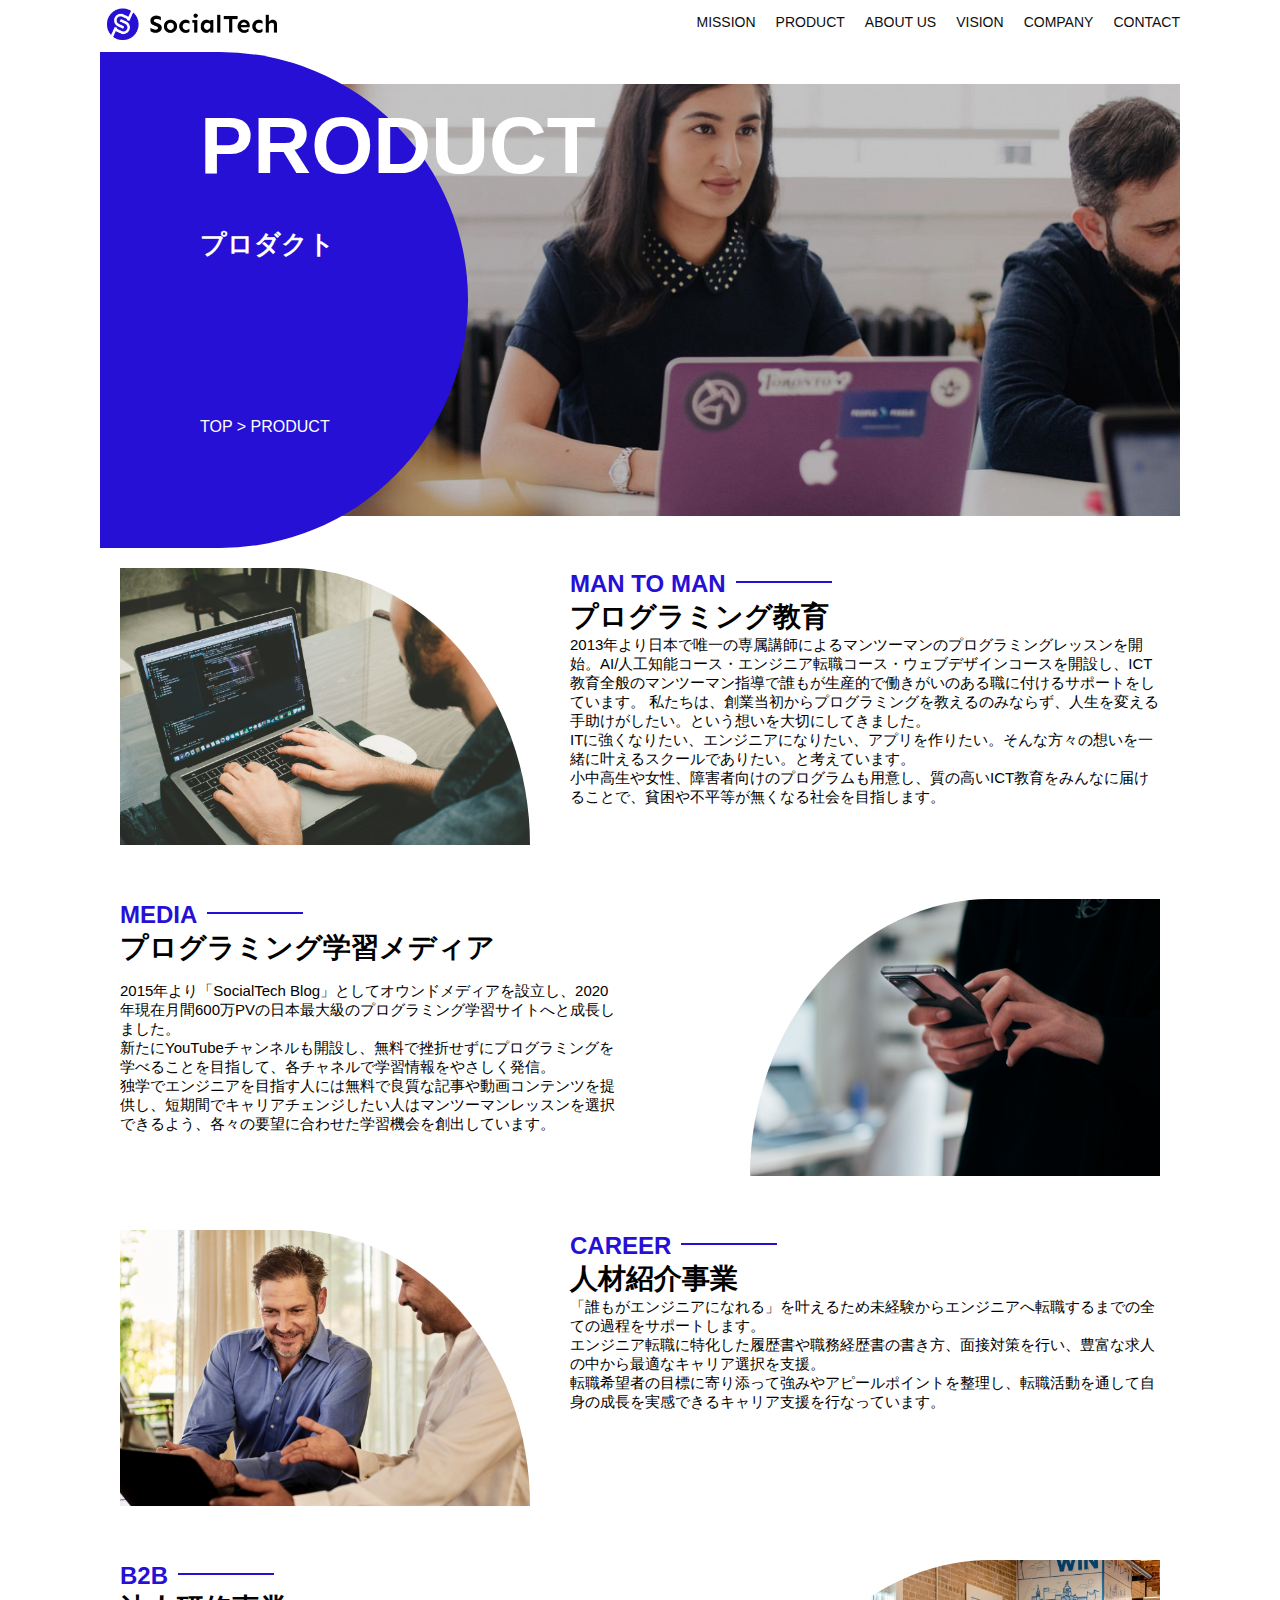
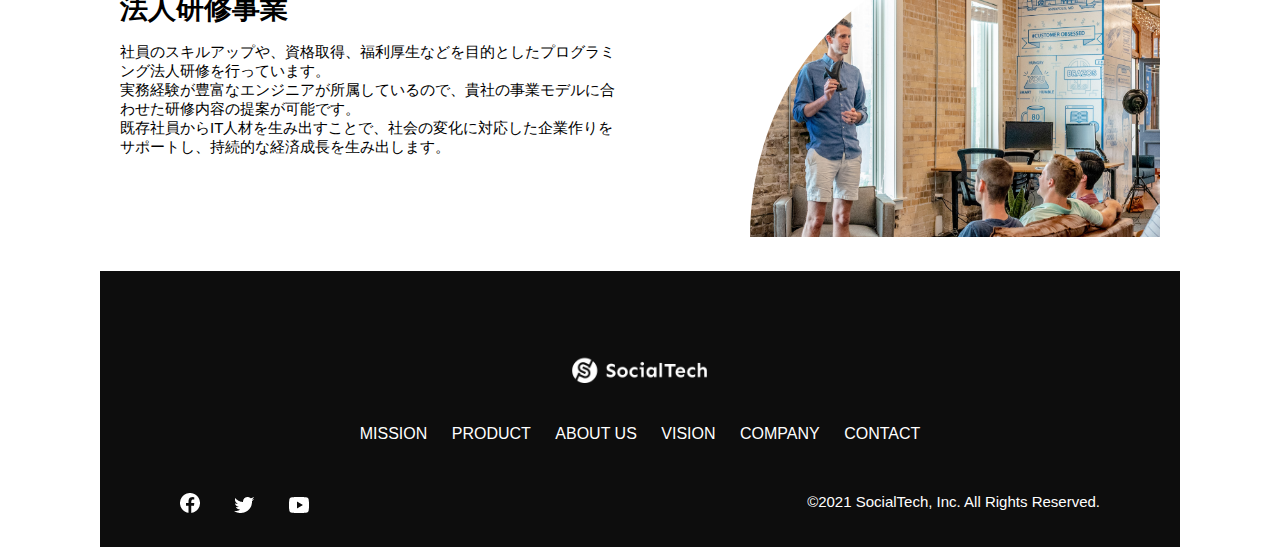
<file: kadai_tutorial_output/product.html>
<!DOCTYPE html>
<html>
  <head>
    <title>SocialTech -PRODUCT プロダクト-</title>
    <meta charset="utf-8">
    <meta name="description" content="SocialTechの4つのプロダクトを紹介します">
    <meta name="viewport" content="width=device-width, initial-scale=1.0">
    <link rel="stylesheet" href="style.css">
  </head>
  
  <body>
    <!-- ヘッダー -->
    <header>
      <!-- ロゴ -->
      <a href="index.html" id="logo">
        <img src="images/logo.png" alt="トップページに戻る">
      </a>
      <!-- PC用ナビゲーション -->
      <nav id="nav-pc">
        <ul>
          <li><a href="mission.html">MISSION</a></li>
          <li><a href="product.html">PRODUCT</a></li>
          <li><a href="index.html#aboutus">ABOUT US</a></li>
          <li><a href="index.html#vision">VISION</a></li>
          <li><a href="index.html#company">COMPANY</a></li>
          <li><a href="index.html#contact">CONTACT</a></li>
        </ul>
      </nav>
      <!-- スマホ用メニューボタン -->
      <button id="menu-sp" onclick="document.getElementById('nav-sp').style.display = 'block'">
        <img src="images/button-menu.png" alt="ナビゲーション開く">
      </button>
      <!-- スマホ用ナビゲーション -->
      <div id="nav-sp">
        <button id="close" onclick="document.getElementById('nav-sp').style.display = 'none'">
          <img src="images/button-close.png" alt="ナビゲーションを閉じる">
        </button>
  
        <nav>
          <ul>
            <li>
              <a id="logo-sp" href="index.html" onclick="ocument.getElementById('nav-sp').style.display = 'none'"><img src="images/logo-sp.png" alt="トップページに戻る"</a>
            </li>
            <li><a class="menu" href="mission.html" onclick="document.getElementById('nav-sp').style.display = 'none'">MISSION</a></li>
            <li><a class="menu" href="product.html" onclick="document.getElementById('nav-sp').style.display = 'none'">PRODUCT</a></li>
            <li><a class="menu" href="index.html#aboutus" onclick="document.getElementById('nav-sp').style.display = 'none'">ABOUTUS</a></li>
            <li><a class="menu" href="index.html#vision" onclick="document.getElementById('nav-sp').style.display = 'none'">VISION</a></li>
            <li><a class="menu" href="index.html#company" onclick="document.getElementById('nav-sp').style.display = 'none'">COMPANY</a></li>
            <li><a class="menu" href="index.html#contact" onclick="document.getElementById('nav-sp').style.display = 'none'">CONTACT</a></li>
          </ul>
        </nav>
        <div id="sns">
          <a href="https://www.facebook.com/sejuku2013">
            <img src="images/button-facebook.png" alt="Facebookのリンク">
          </a>
          <a href="https://twitter.com/samuraijuku">
            <img src="images/button-twitter.png" alt="Twitterのリンク">
          </a>
          <a href="https://www.youtube.com/channel/UCCFOQO5aDK0xXam4cUQXT8g">
            <img src="images/button-youtube.png" alt="YouTubeのリンク">
          </a>
        </div>
      </div>
    </header>

    <main>
      <article>
        <section id="product-main">
          <div class="product-main-inner">
            <div id="product-title">
              <h1>PRODUCT<br><span>プロダクト</span></h1>
              <p>TOP > PRODUCT</p>
            </div>
          </div>
        </section>

        <section class="product-section product-section-left">
          <div class="product-section-img">
            <img src="images/product/product-mantoman.png" alt="PCでコードを書く男性">
          </div>
          <div class="product-read">
            <h2 class="product-h2">MAN TO MAN</h2>
            <h3 class="product-h3">プログラミング教育</h3>
            <p>
              2013年より日本で唯一の専属講師によるマンツーマンのプログラミングレッスンを開始。AI/人工知能コース・エンジニア転職コース・ウェブデザインコースを開設し、ICT教育全般のマンツーマン指導で誰もが生産的で働きがいのある職に付けるサポートをしています。 私たちは、創業当初からプログラミングを教えるのみならず、人生を変える手助けがしたい。という想いを大切にしてきました。<br>ITに強くなりたい、エンジニアになりたい、アプリを作りたい。そんな方々の想いを一緒に叶えるスクールでありたい。と考えています。<br>小中高生や女性、障害者向けのプログラムも用意し、質の高いICT教育をみんなに届けることで、貧困や不平等が無くなる社会を目指します。
            </p>
          </div>
        </section>

        <section class="product-section product-section-right">
          <div class="product-read">
            <h2 class="product-h2">MEDIA</h2>
            <h3 class="product-h3">プログラミング学習メディア</h3>
            <p>
              2015年より「SocialTech Blog」としてオウンドメディアを設立し、2020年現在月間600万PVの日本最大級のプログラミング学習サイトへと成長しました。<br>新たにYouTubeチャンネルも開設し、無料で挫折せずにプログラミングを学べることを目指して、各チャネルで学習情報をやさしく発信。<br>独学でエンジニアを目指す人には無料で良質な記事や動画コンテンツを提供し、短期間でキャリアチェンジしたい人はマンツーマンレッスンを選択できるよう、各々の要望に合わせた学習機会を創出しています。
            </p>
          </div>
          <div class="product-section-img">
            <img src="images/product/product-media.png" alt="スマートフォンを操作する人">
          </div>
        </section>

        <section class="product-section product-section-left">
          <div class="product-section-img">
            <img src="images/product/product-career.png" alt=笑顔で話し合う2人の男性">
          </div>
          <div class="product-read">
            <h2 class="product-h2">CAREER</h2>
            <h3 class="product-h3">人材紹介事業</h3>
            <p>
              「誰もがエンジニアになれる」を叶えるため未経験からエンジニアへ転職するまでの全ての過程をサポートします。<br>エンジニア転職に特化した履歴書や職務経歴書の書き方、面接対策を行い、豊富な求人の中から最適なキャリア選択を支援。<br>転職希望者の目標に寄り添って強みやアピールポイントを整理し、転職活動を通して自身の成長を実感できるキャリア支援を行なっています。<br>
            </p>
          </div>
        </section>

        <section class="product-section product-section-right">
          <div class="product-read">
            <h2 class="product-h2">B2B</h2>
            <h3 class="product-h3">法人研修事業</h3>
            <p>社員のスキルアップや、資格取得、福利厚生などを目的としたプログラミング法人研修を行っています。<br>実務経験が豊富なエンジニアが所属しているので、貴社の事業モデルに合わせた研修内容の提案が可能です。<br>既存社員からIT人材を生み出すことで、社会の変化に対応した企業作りをサポートし、持続的な経済成長を生み出します。</p>
          </div>
          <div class="product-section-img">
            <img src="images/product/product-b2b.png" alt="講演中の男性とそれを聴く人々">
          </div>
        </section>

      </article>
    </main>

    <footer>
      <div id="footer-logo">
        <img src="images/logo-sp.png" alt="SocialTech">
      </div>
      <div id="footer-link">
        <a href="mission.html">MISSION</a>
        <a href="product.html">PRODUCT</a>
        <a href="index.html#aboutus">ABOUT US</a>
        <a href="index.html#vision">VISION</a>
        <a href="index.html#company">COMPANY</a>
        <a href="index.html#contact">CONTACT</a>
      </div>
      <div id="sns-footer">
        <div class="sns-btns">
          <a href="https://www.facebook.com/sejuku2013"><img src="images/button-facebook.png" alt="Facebookのリンク"></a>
          <a href="https://twitter.com/samuraijuku"><img src="images/button-twitter.png" alt="Twitterのリンク"></a>
          <a href="https://www.youtube.com/channel/UCCFOQO5aDK0xXam4cUQXT8g"><img src="images/button-youtube.png" alt="YouTubeのリンク"></a>
        </div>
        <p id="copyright">&copy;2021 SocialTech, Inc. All Rights Reserved.</p>
      </div>
    </footer>
  </body>
  
</html>
</file>
<file: html-css-kadai_013/style.css>
/* PC、スマホ共通スタイル */
body {
  font-family: "Source Sans Pro", "Hiragino Kaku Gothic ProN", Meiryo, Arial, sans-serif;
}

p {
  font-size: 15px;
}

#main-visual>img {
  width: 100%;
}

/*================
PC用のスタイル 
=================*/
@media screen and (min-width: 768px) {
  /* 横幅設定 */
  body {
    max-width: 1080px;
    min-width: 960px;
    margin: 0 auto 0 auto;
  }

  /* スマホ用ナビゲーション非表示 */
  #menu-sp {
    display: none;
  }

  #nav-sp {
    display: none;
  }


  /* ヘッダー */
  header {
    display: flex;
    justify-content: space-between;
  }

  /* ナビゲーションのレイアウト */
  #nav-pc {
    text-align: right;
    font-size: 14px;
    padding-top: 15px;
  }

  /* ナビゲーションのリンクの装飾設定 */
  #nav-pc>a {
    margin-left: 20px;
    text-decoration: none;
  }

  #nav-pc>a:link {
    color: #0d0d0d;
  }

  #nav-pc>a:visited {
    color: #0d0d0d;
  }

  #nav-pc>a:hover {
    color: #0d0d0d;
    text-decoration: underline;
  }

  #nav-pc>a:active {
    color: #0d0d0d;
  }
}

/*================
スマホ用のスタイル 
=================*/
@media screen and (max-width: 767px) {
  /* 横幅設定 */
  body {
    min-width: 375px;
    margin: 0;
  }
  
  /* PC用ナビゲーション非表示 */
  #nav-pc {
    display: none;
  }

  /* ハンバーガーメニュー */
  #menu-sp {
    float: right;
    padding: 0;
  }

  /* スマホ用ナビゲーション */
  #nav-sp {
    background-color: #ce933e;
    position: absolute;
    left: 0;
    top: 0;
    height: 100%;
    width: 100%;
    display: none;
    z-index: 100;
  }

  #nav-sp ul {
    padding-left: 0;
  }

  #nav-sp li {
    list-style: none;
  }

  /* ×ボタン */
  #close {
    position: absolute;
    top: 20px;
    right: 20px;
  }

  /* ナビゲーションメニュー用ロゴ */
  #logo-sp {
    margin: 80px 0 30px 20px;
  }

  #nav-sp a {
    display: block
  }

  #nav-sp a:link {
    color: #ffffff;
  }

  #nav-sp a:visited {
    color: #ffffff;
  }

  #nav-sp a:hover {
    color: #ffffff;
    text-decoration: underline;
  }

  #nav-sp a:active {
    color: #ffffff;
  }

  #nav-sp .menu {
    text-decoration: none;
    display: block;
    margin: 0 20px 0 20px;
    height: 44px;
    font-size: 16px;
    background-image: url(images/arrow.png);
    background-repeat: no-repeat;
    background-position: right top;
  }



}
</file>
<file: kadai_tutorial_output/style.css>
/* PC、スマホ共通スタイル */
* {
  box-sizing: border-box;
}

p {
  font-size: 15px;
}

body {
  max-width: 1080px;
  margin: 0 auto 0 auto;
  font-family: "Source Sans Pro", "Hiragino Kaku Gothic ProN", Meiryo, Arial, sans-serif;
}

/* ヘッダー */
header {
  display: flex;
  justify-content: space-between;
}

/* ナビゲーションのレイアウト */
#nav-pc {
  font-size: 14px;
}

#nav-pc ul {
  display: flex;
  padding-left: 0;
}

#nav-pc li {
  list-style: none;
}

/* ナビゲーションのリンクの装飾設定 */
#nav-pc a {
  text-decoration: none;
  margin-left: 20px;
  color:#0d0d0d
}

#nav-pc a:hover {
  text-decoration: underline;
}

/* スマホ用ナビを非表示 */
#nav-sp,
#menu-sp {
  display: none;
}

/* メインビジュアル */
#main-visual {
  position: relative;
  height: 400px;
}

#main-message {
  position: absolute;
  top: 0;
  left: 0;
  background-color: #2710d5;
  color: #ffffff;
  border-radius: 0 0 476px 0;
  max-width: 620px;
  height: 100%;
  width: 100%;
  z-index: 11;
}

#main-message > h1 {
  font-size: 60px;
  margin: 100px 0 0 50px;
}

#main-message > p {
  font-size: 28px;
  margin: 0 0 0 50px;
}

#main-visual > img {
  max-width: 620px;
  border-radius: 476px 0 0 0;
  position: absolute;
  top: 0;
  right: 0;
  z-index: 10;
}
/* ミッション */
h2 {
  margin: 40px 0 0 0;
}
h2::after {
  content: url(images/line.png);
  margin-left: 10px;
}

h3 {
  font-size: 27px;
}

#mission {
  margin: 80px auto 80px auto;
}

#mission-flex {
  display: flex;
}

#mission-flex > div {
 width: 50%;
 margin: 20px;
}

#mission-photo {
 width: 100%;
}

#s2dgs {
margin-top: 50px;
width: 100%;
}

/* プロダクト */
#product {
 background-color: #fafafa;
 margin: 80px 0 80px 0;
 padding: 10px 40px 0px 40px;
}

/* 外枠 */
#product .product-flex {
  margin-top: 40px;
  display: flex;
}

/* 左のカラム */
#product-left {
  width: 50%;
  margin-right: 20px;
}

/* 右のカラム */
#product-right {
  width: 50%;
  margin-left: 20px;
  margin-top: 80px;
}

/* 画像+説明の枠 */
#product-left > div {
  position: relative;
  height: 480px;
  margin-right: 20px;
}
#product-right > div {
  position: relative;
  height: 480px;
  margin-left: 20px;
}

/* 画像 */
.product-photo {
  width: 100%;
}

/* 説明文の枠 */
.product-explain {
  background-color: #ffffff;
  position: absolute;
  left: 0;
  bottom: 50px;
  margin: 0 40px 0 40px;
  padding: 20px;
  box-shadow: 5px 5px 10px rgba(0, 0, 0, 0.05);
}

.product-explain > span {
  color: #2710d5;
  font-weight: bold;
  font-size: 16px;
  margin: 0;
}

.product-explain > h3 {
  margin: 5px 0 5px 0;
}

.product-explain > p {
  font-size: 14px;
  margin: 0;
}

#product-more {
  text-align: center;
}

#product-more a {
  position: relative;
  bottom: -42px;
}

/* ABOUT US */
#aboutus {
margin: 80px auto 80px auto;
}

/* ３つの組織文化と写真を入れる枠 */
#aboutus > div {
  display: flex;
} 

/* 画像 */
.culture-img {
  width: 50%;
  align-self: flex-start;
}

.culture-img2 {
  margin-top: 50px;
  width: 100%;
}

  /* 3つの組織文化の表 */
.culture-table {
margin-right: 59px;
}

/* 番号 */
.culture-num {
  font-size: 80px;
  color: #2710d5;
  padding: 0 20px 0 0;
}

/* 見出し */
.culture-table th {
 text-align: left;
 font-size: 28px;
 font-weight: bold;
}

/* 組織文化英語 */
.culture-en {
 color: #2710d5;
 font-size: 24px;
}

/* 説明文 */
.culture-description {
  margin: 0;
}

/* ビジョン */
#vision {
  margin: 80px auto 80px auto;
}

/* セクション内の外枠*/
#vision > div {
  display: flex;
  justify-content: space-between;
  flex-wrap: wrap;
}

.vision-box {
  width: 300px;
  height: 300px;
  margin-bottom: 30px;
  position: relative;
}

.vision-box > img {
  width: 100%;
  position: relative;
  z-index: 30;
}

.vision-box > div {
  position: absolute;
  top: 0;
  left: 0;
  z-index: 31;
  margin-right: 20px;
}

.vision-box > div > h4 {
  color: #2710d5;
  font-size: 19px;
  margin: 80px 0 0 0;
}

.vision-box > div > h4::first-letter {
 font-size: 40px;
}

.vision-box > div > h5 {
  font-size: 20px;
  margin: 0 0 0 0;
}

.vision-box > div > p {
  margin: 10px 0 0 0;
}

/* 会社概要 */
#company {
  margin: 80px auto 80px auto;
}

#company-table {
width: 100%;
}

.tableheader {
  text-align: left;
  padding: 20px;
  border-bottom-color: #2710d5;
  border-bottom-width: 1px;
  border-bottom-style: solid;
  width: 100px;
}

.tableheader-first {
  border-top-color: #2710d5;
  border-top-width: 1px;
  border-top-style: solid;
}

.cell {
  padding: 30px;
  border-bottom-color: #ececec;
  border-bottom-width: 1px;
  border-bottom-style: solid;
}

.cell-first {
  border-top-color: #ececec;
  border-top-width: 1px;
  border-top-style: solid;
}

#company > iframe {
  width: 100%;
  height: 368px;
  margin-top: 40px;
}

/* お問い合わせ */
#contact {
  margin: 80px auto;
}
/* 外枠 */
#contact > form > div {
  display: flex;
  flex-direction: row;
  flex-wrap: wrap;
  padding-bottom: 30px;
}

.contact-heading {
  width: 240px;
  align-self: center;
}

.contact-label {
  font-weight: bold;
}

.contact-span {
  color: #ce2222;
  margin-left: 20px;
  font-weight: bold;
}

/* テキストボックス */
.contact-textbox {
  border-top: 0px;
  border-left: 0px;
  border-right: 0px;
  border-bottom-width: 1px;
  border-bottom-color: #707070;
  border-style: solid;
  background-color: #fafafa;
  width: 400px;
  height: 56px;
}

/* お問い合わせテキストエリア */
.contact-textarea {
  border-top: 0px;
  border-left: 0px;
  border-right: 0px;
  border-bottom-width: 1px;
  border-bottom-color: #707070;
  background-color: #fafafa;
  width: 400px;
  height: 200px;
}

/* 個人情報 */
#contact dt {
  font-weight: bold;
}
 #contact dd {
  margin: 0 0 16px 0;
}

#contact dd p {
  margin: 0;
}

#contact dd ul {
  padding-left: 0;
}

#contact dd li {
  margin-bottom: 0;
  list-style: none; 
}

/* フッター */

footer {
  background-color: #0d0d0d;
  text-align: center;
  padding: 80px 80px 30px 80px;
}

#footer-logo {
  margin-bottom: 30px;
}

#footer-link {
  margin-bottom: 50px;
}

#footer-link > a {
  text-decoration: none;
  margin: 10px;
  color: #ffffff;
}

#footer-link > a:hover {
  text-decoration: underline;
}

#sns-footer {
  display: flex;
  justify-content: space-between;
  text-align: left;
}

#sns-footer a  {
 margin-right: 30px;
}

#copyright {
  color: #ffffff;
  margin: 0;
}

/* ====================
   スマートフォン用のスタイル
  ===================== */

@media screen and (max-width: 767px) {
  /* PC用ナビゲーション非表示 */
  #nav-pc {
    display: none;
  }

  /* ハンバーガーメニュー */
  #menu-sp {
    display: block;
    background-color: transparent;
    float: right;
    padding: 0;
    border: none;
  }

  /* スマホ用ナビゲーションの表示切替 */
  /* 初期状態、レイアウト非表示設定 */
   #nav-sp {
    background-color: #2710d5;
    position: fixed;
    left: 0;
    top: 0;
    width: 100%;
    height: 100%;
    display: none;
    z-index: 100;
  }

  #close {
    position: absolute;
    top: 20px;
    right: 20px;
    background-color: transparent;
    border: none;
  }

  #nav-sp nav ul {
    padding-left: 0;
  }

  #nav-sp nav li {
   list-style: none;
  }

  /* ナビゲーションメニュー用ロゴ */
  #logo-sp {
    margin: 80px 0 30px 20px;
  } 

  #nav-sp nav a {
    display: block;
    color: #ffffff;
  }

  #nav-sp nav a:hover {
    text-decoration: underline;
  }

  #nav-sp .menu {
    text-decoration: none;
    margin: 0 20px 0 20px;
    height: 44px;
    font-size: 16px;
    background-image: url("images/arrow.png");
    background-repeat: no-repeat;
    background-position: right top;
  }

  #sns {
    position: absolute;
    bottom: 20px;
    left: 20px;
  }

  #sns > a {
    margin-right: 30px;
  }

  /* メインビジュアル */

  #main-visual {
    position: relative;
    height: 470px;
  }

  #main-visual > div {
    text-align: center;
    height: 280px;
  }

  #main-visual h1 {
    font-size: 28px;
    margin: 90px 0 0 0;
  }

  #main-visual > div > p {
    margin: 0;
    font-size: 15px;
  }

  #main-visual > img {
    width: 100%;
    border-radius: 467px  0 0 0;
    top: auto;
    bottom: 0;
  }

  /*見出し*/
  h2 {
    margin: 15px 0 15px 0;
  }

  h3 {
    font-size: 24px;
    margin: 10px 0 0 0;
  }

  /* ミッション */
  #mission {
    margin: 20px 0 20px 0;
    padding: 0 20px 0 20px;
  }

  #mission-flex {
    flex-direction: column;
  }

  #mission-flex > div {
    width: 100%;
    margin: 0;
  }

  /* プロダクト */
  #product {
    margin: 0;
    padding: 10px 20px 0 20px;
  }

  /* 外枠 */
  #product .product-flex {
    flex-direction: column;
    margin-top: 0;
  }

  /* 左右のカラム、スマホでは縦並び */
  #product-left,
  #product-right {
    width: 100%;
    margin: 0;
  }

  /* 画像+説明の枠 */
  #product-left > div,
  #product-right > div {
    height: auto;
    margin: 0;
  }

  /* 説明分の枠 */
  .product-explain {
    position: relative;
    margin: 0;
  }

  .product-explain > h3 {
    margin: 10px 0 10px 0;
    font-size: 24px;
  }
  /* もっと見るボタン */
  #product-more {
    text-align: left;
  }

  /* ABOUT US */
  #aboutus {
    margin: 80px 20px 80px 20px;
  }

  /* ３つの組織文化と写真を入れる枠 */
  #aboutus > div {
    flex-direction: column;
  }

  .culture-table th {
    font-size: 16px;
  }

  .culture-table {
    margin-right: 0;
    padding-right: 20px;
    order: 2;
  }

  .culture-img {
    width: 100%;
    order: 1;
  }

  .culture-img2 {
    margin-top: 0;
  }

  .culture-num {
    padding: 0;
  }

  .culture-description {
    margin: 0;
  }

  #vision {
    margin: 80px 20px 80px 20px;
  }

  .vision-box > img {
    position: absolute;
    top: 0;
    left: 0;
  }

  .vision-box > div > h4 {
    margin: 60px 0 0 0;
  }

  /* 会社概要 */
  #company {
    margin: 0px 20px;
  }

  #company > h3 {
    margin-bottom: 20px;
  }

  .tableheader {
    width: 50px;
  }

  .cell {
    padding: 20px;
  }

  #company > iframe {
    height: 240px;
  }

  /* お問い合わせ */
 
  #contact {
    margin: 80px 20px 80px 20px;
  }

  #contact > h3 {
    margin-bottom: 20px;
  }

  #contact > form > div {
    flex-direction: column;
    margin-bottom: 30px;
  }

  .contact-heading {
    align-self: auto;
    margin-bottom: 20px;
  }

  .contact-textbox {
    min-width: 300px;
    width: 100%;
  }

  .contact-textarea {
    height: 150px;
    width: 100%;
  }

  .radiobutton {
    margin-bottom: 20px;
  }

  /* フッター */
  footer {
    padding: 30px 20px 50px 20px;
    text-align: left;
  }

  #footer-link > a {
    margin: 0 20px 30px 0;
    display: block;
    background-image: url(images/arrow.png);
    background-repeat: no-repeat;
    background-position: right top;
  }

  #footer-link > a:hover {
    text-decoration: underline;
  }

  #sns-footer {
    flex-direction: column;
    justify-content: flex-start; 
  }

  #copyright {
    font-size: 12px;
    margin-top: 30px;
  }
}

/* mission.html用スタイル */
/* ミッションのメインビジュアル */
.mission-main-inner {
  background-image: url(images/mission/mission-main.png);
  background-repeat: no-repeat;
  background-position-y: center;
}

#mission-title {
  background-color: #2710d5;
  width: 368px;
  color: #ffffff;
  height: 496px;
  border-radius: 0 248px 248px 0;
  position: relative;
}

#mission-title h1 {
  position: absolute;
  top: 0;
  left: 100px;
  font-size: 80px;
  line-height: 1;
}
#mission-title h1 span {
  font-size: 26px;
}

#mission-title > p {
  position: absolute;
  top: 350px;
  left: 100px;
  font-size: 16px;
}

/* ミッションページ　S2DGSの設定 */
#mission-s2dgs {
  padding: 20px;
}

.mission-h2 {
  color: #2710d5;
  font-size: 40px;
}

.mission-h2::after {
  content: none;
}

/* ミッションページ　5つのgoalの設定 */
#mission-five-goals {
  padding: 20px;
  display: flex;
}

#mission-five-goals .five-goals-image {
  width: 30%;
  padding: 20px;
}

#mission-five-goals .five-goals-image img {
  width: 100%;
}

#mission-five-goals .five-goals-read {
  width: 70%;
  padding: 20px;
}

#mission-five-goals .five-goals-read > div {
  margin-bottom: 40px;
}

.fivegoals-image-right {
  float: right;
  margin: 20px;
}

.fivegoals-image-left {
  float: left;
  margin: 20px;
}

.fivegoals-number {
  color: #2710d5;
  font-size: 48px;
  font-weight: bold;
  margin: 0;
}

.fivegoals-h3 {
  font-size: 28px;
  margin: 0;
}

.fivegoals-p {
  margin: 0;
}

/* ======================
スマートフォン用のスタイル
=======================*/
@media screen and (max-width: 767px){
  /* ここにMISSIONページのスマートフォン用のcssを記述する*/
  
  /* メインビジュアル */
  #mission-main {
    height: 256px;
    margin-top: 4%;
    position: relative;
  }

  .mission-main-inner{
    height: 80%;
    background-size: cover;
  }

  #mission-title {
    height: 256px;
    width: 136px;
    position: absolute;
    top: -10%;
  }

  #mission-title h1 {
    left: 20px;
    font-size: 40px;
  }

  #mission-title h1 span {
    font-size: 18px;
  }

  #mission-title > p {
    top: 180px;
    left: 20px;
    font-size: 13px;
  }

  /* スマホ版ミッションページ　S2DGSの設定 */

  .mission-h2 {
    font-size: 38px;
    margin: 0px;
  }

  #mission-s2dgs > img {
    width: 100%;
  }

  /* ミッションページ　5つのgoalの設定 */
  #mission-five-goals {
  flex-direction: column;
  }

  #mission-five-goals > div {
    padding: 0;
  }

  #mission-five-goals .five-goals-image,
  #mission-five-goals .five-goals-read {
    width: 100%;
    padding: 0;
  }

  #mission-five-goals .five-goals-read > div {
    display: flex;
    flex-direction: column;
  }

  .fivegoals-image-right,
  .fivegoals-image-left {
    align-self: center;
  }

}

/* プロダクトのメインビジュアル */
.product-main-inner {
  background-image: url(images/product/product-main.png);
  background-repeat: no-repeat;
  background-position-y: center;
}

#product-title {
  background-color: #2710d5;
  width: 368px;
  color: #ffffff;
  height: 496px;
  border-radius: 0 248px 248px 0;
  position: relative;
}

#product-title h1 {
  position: absolute; 
  top: 0;
  left: 100px;
  font-size: 80px;
  line-height: 1;
}

#product-title h1 span {
  font-size: 26px;
}

#product-title > p {
  position: absolute;
  top: 350px;
  left: 100px;
  font-size: 16px;
}

.product-section {
  display: flex;
  padding: 20px 20px 0;
}

.product-section .product-section-img {
  width: 450px;
}

.product-section-left .product-section-img img {
  width: 100%;
  padding: 0 40px 30px 0;
  border-radius: 0 432px 0 0;
}

.product-section-left .product-read {
  width: 50%;
  flex-grow: 1;
}

.product-section-left .product-read p {
  margin-top: 0;
}

.product-section-right {
  justify-content: space-between;
}

.product-section-right .product-section-img img {
  width: 100%;
  padding: 0 0 30px 40px;
  border-radius: 432px 0 0 0;
}

.product-section-right .product-read {
  width: 500px;
}

.product-h2 {
  color: #2710d5;
  font-size: 24px;
  margin: 0;
}

.product-h3 {
  font-size: 28px;
  margin: 0;
}

/* ======================
スマートフォン用のスタイル
=======================*/
@media screen and (max-width: 767px){
  /* ここにPRODUCTページのスマートフォン用のcssを記述する*/
  
  /* メインビジュアル */
  #product-main {
    height: 256px;
    margin-top: 4%;
    position: relative;
  }

  .product-main-inner {
    height: 80%;
    background-size: cover;
  }

  #product-title {
    height: 256px;
    width: 136px;
    position: absolute;
    top: -10%;
  }

  #product-title h1 {
    left: 20px;
    font-size: 40px;
  }

  #product-title h1 span{
    font-size: 18px;
  }

  #product-title > p {
    top: 180px;
    left: 20px;
    font-size: 13px;
  }

  /* プロダクトのセクション */
  .product-section {
    flex-direction: column;
  }

  .product-section .product-section-img {
    width: 100%;
  }

  .product-section .product-section-img img {
    width: 100%;
    padding: 0;
  }

  .product-section-left .product-section-img img {
    border-radius:0 300px 0 0
  }

  .product-section-left .product-read {
    width: 100%;
  }

  .product-section-right .product-section-img img {
    order: 1;
    border-radius: 300px 0 0 0;
  }

  .product-section-right .product-read {
    order: 2;
    width: 100%;
  }
</file>
